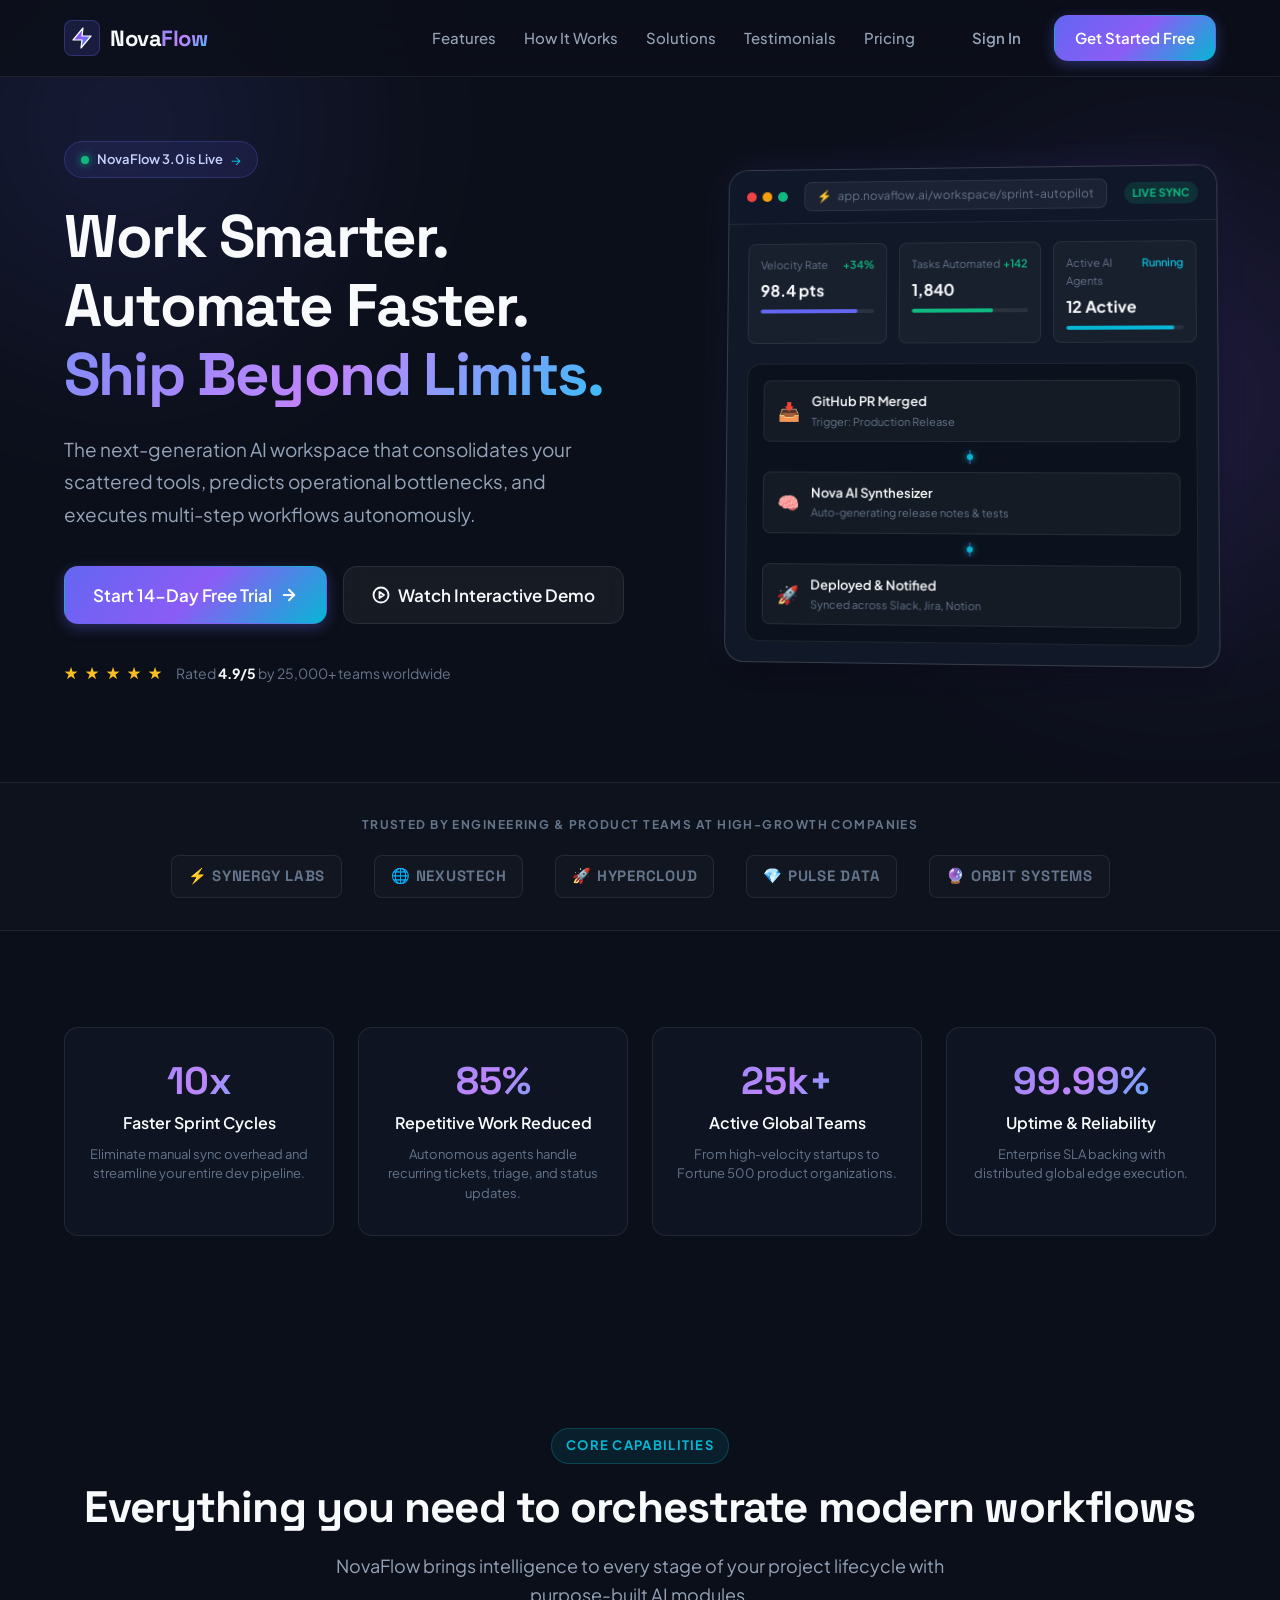
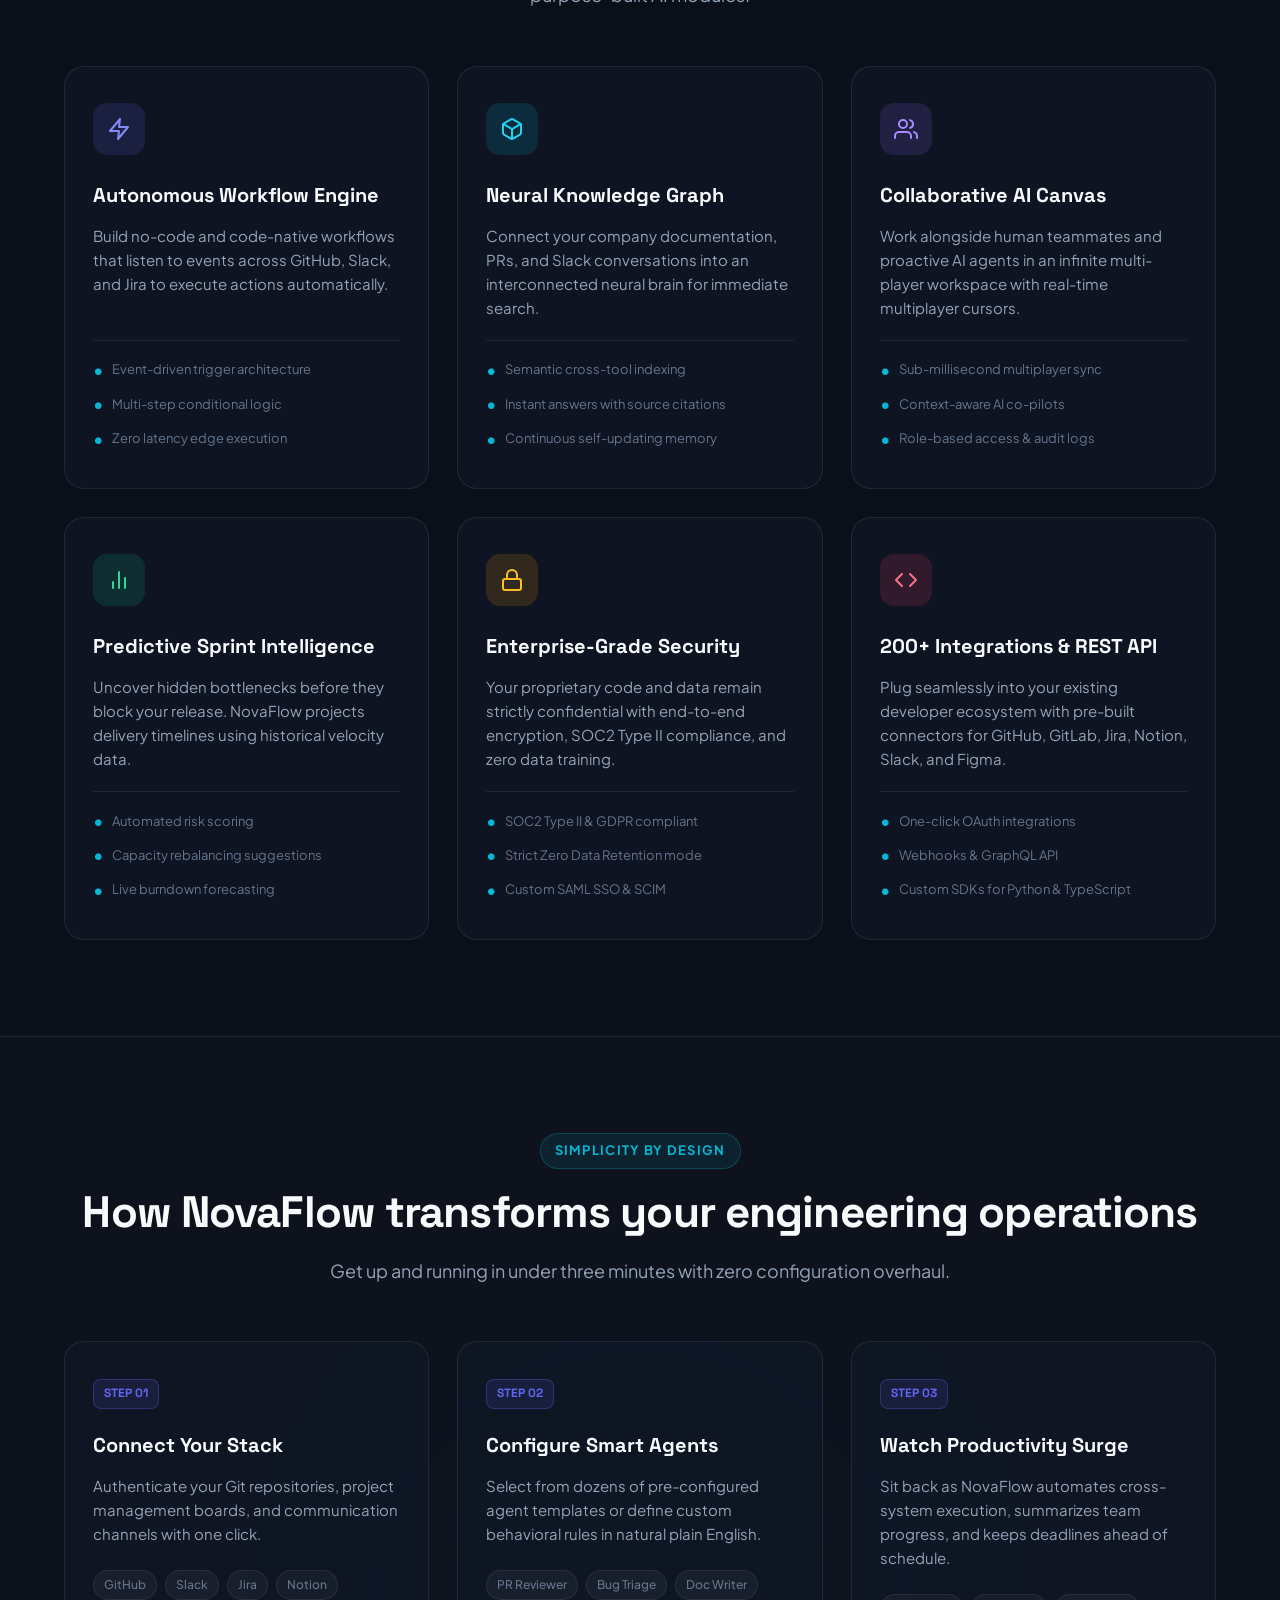
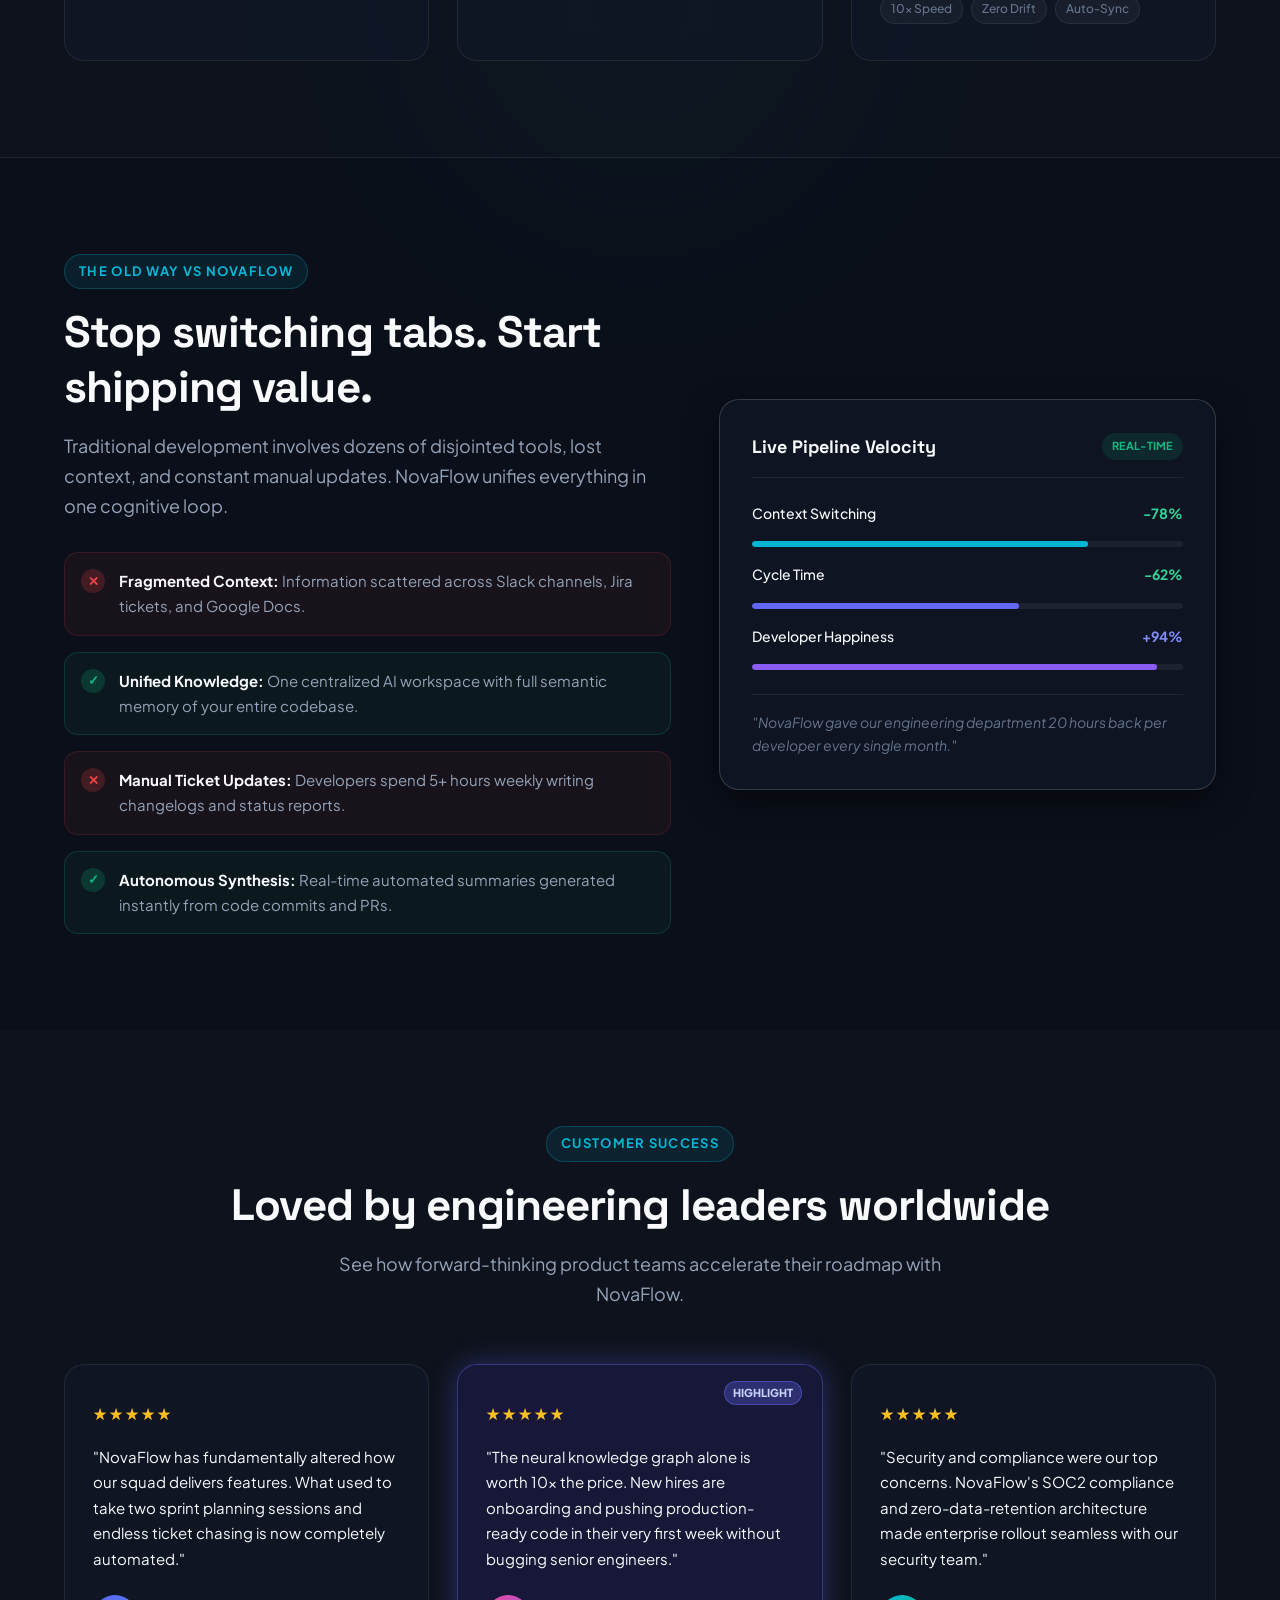
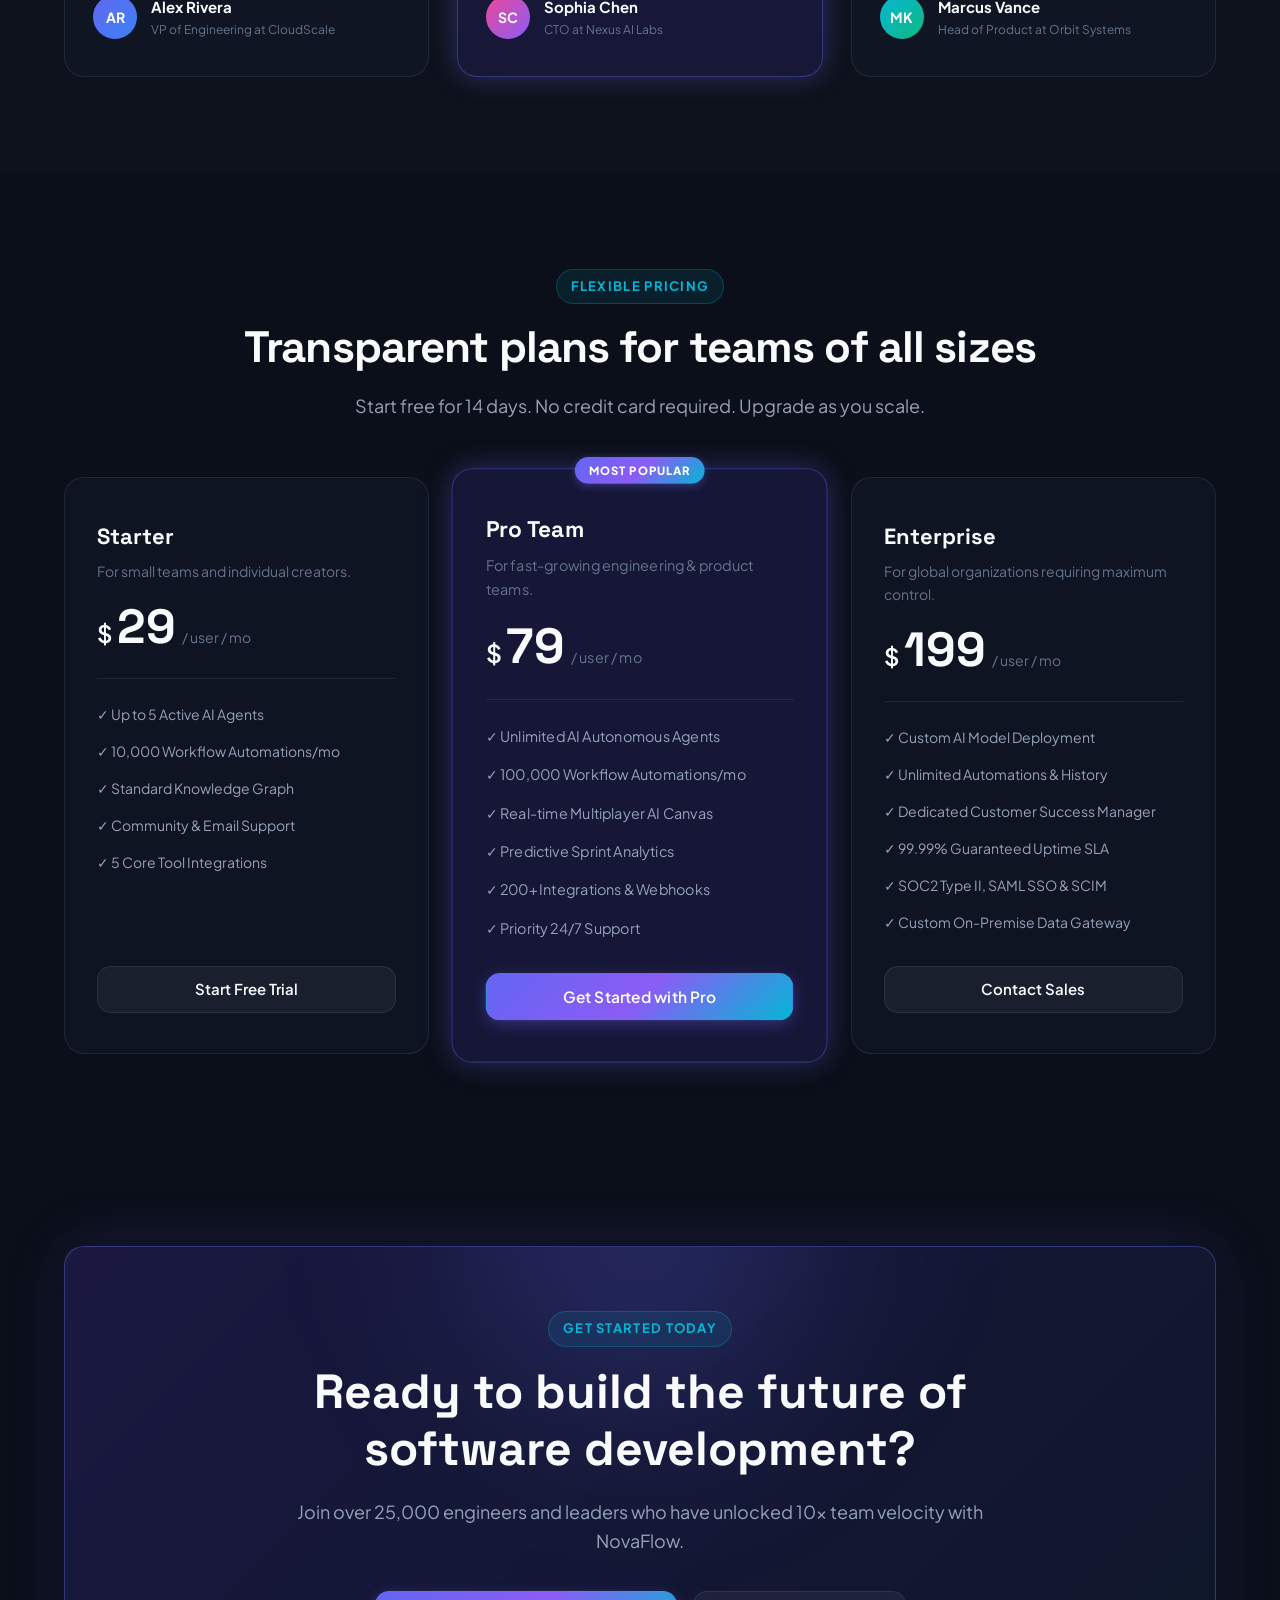
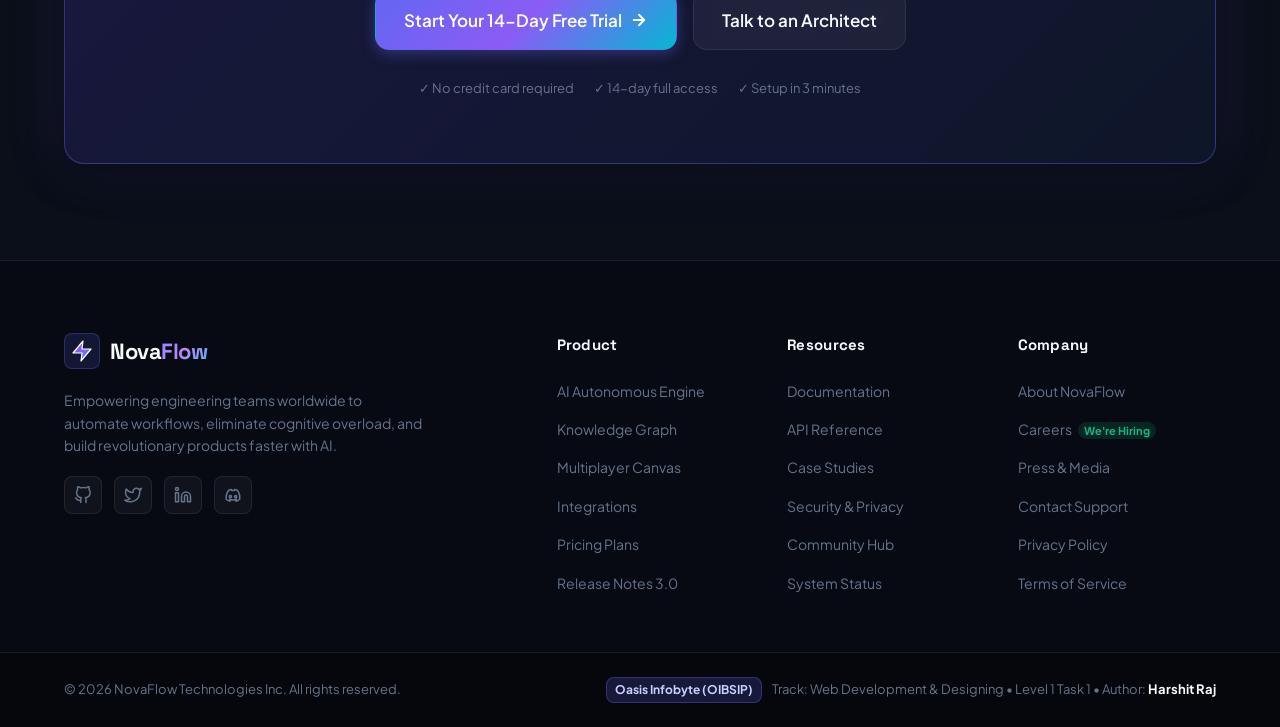
<file: WebDev-L1-LandingPage/index.html>
<!DOCTYPE html>
<html lang="en">
<head>
  <meta charset="UTF-8">
  <meta name="viewport" content="width=device-width, initial-scale=1.0">
  <meta http-equiv="X-UA-Compatible" content="ie=edge">
  <meta name="description" content="NovaFlow - The next-generation AI-powered productivity platform that automates workflows, unifies workspace intelligence, and accelerates team collaboration.">
  <meta name="keywords" content="AI productivity, workflow automation, SaaS landing page, task management, NovaFlow">
  <meta name="author" content="Harshit Raj">

  <title>NovaFlow — Next-Gen AI Productivity Platform</title>

  <!-- Google Fonts -->
  <link rel="preconnect" href="https://fonts.googleapis.com">
  <link rel="preconnect" href="https://fonts.gstatic.com" crossorigin>
  <link href="https://fonts.googleapis.com/css2?family=Plus+Jakarta+Sans:wght@300;400;500;600;700;800&family=Space+Grotesk:wght@500;700&display=swap" rel="stylesheet">

  <!-- Main Stylesheet -->
  <link rel="stylesheet" href="style.css">
</head>
<body>

  <!-- Background Ambient Glow Accents -->
  <div class="ambient-glow glow-top-left" aria-hidden="true"></div>
  <div class="ambient-glow glow-top-right" aria-hidden="true"></div>
  <div class="ambient-glow glow-center" aria-hidden="true"></div>

  <!-- Header & Navigation -->
  <header class="site-header" id="header">
    <div class="container header-container">
      <a href="#hero" class="brand-logo" aria-label="NovaFlow Homepage">
        <span class="logo-icon">
          <svg width="24" height="24" viewBox="0 0 24 24" fill="none" xmlns="http://www.w3.org/2000/svg">
            <path d="M13 2L3 14H12L11 22L21 10H12L13 2Z" fill="url(#logo-gradient)" stroke="#ffffff" stroke-width="1.2" stroke-linecap="round" stroke-linejoin="round"/>
            <defs>
              <linearGradient id="logo-gradient" x1="3" y1="2" x2="21" y2="22" gradientUnits="userSpaceOnUse">
                <stop stop-color="#6366F1"/>
                <stop offset="0.5" stop-color="#8B5CF6"/>
                <stop offset="1" stop-color="#06B6D4"/>
              </linearGradient>
            </defs>
          </svg>
        </span>
        <span class="logo-text">Nova<span class="gradient-text">Flow</span></span>
      </a>

      <!-- CSS-only mobile nav toggle checkbox -->
      <input type="checkbox" id="nav-toggle" class="nav-toggle-checkbox" aria-label="Toggle navigation menu">
      <label for="nav-toggle" class="nav-toggle-label" aria-hidden="true">
        <span class="hamburger-bar"></span>
        <span class="hamburger-bar"></span>
        <span class="hamburger-bar"></span>
      </label>

      <!-- Navigation Menu -->
      <nav class="nav-menu" aria-label="Main Navigation">
        <ul class="nav-list">
          <li class="nav-item"><a href="#features" class="nav-link">Features</a></li>
          <li class="nav-item"><a href="#how-it-works" class="nav-link">How It Works</a></li>
          <li class="nav-item"><a href="#solutions" class="nav-link">Solutions</a></li>
          <li class="nav-item"><a href="#testimonials" class="nav-link">Testimonials</a></li>
          <li class="nav-item"><a href="#pricing" class="nav-link">Pricing</a></li>
        </ul>

        <div class="nav-actions">
          <a href="#pricing" class="btn btn-ghost">Sign In</a>
          <a href="#cta" class="btn btn-primary btn-glow">Get Started Free</a>
        </div>
      </nav>
    </div>
  </header>

  <!-- Main Content Wrapper -->
  <main>
    
    <!-- Hero Section -->
    <section class="hero-section" id="hero">
      <div class="container hero-container">
        
        <!-- Hero Content Column -->
        <div class="hero-content">
          <div class="badge-pill">
            <span class="badge-dot"></span>
            <span class="badge-text">NovaFlow 3.0 is Live</span>
            <span class="badge-arrow">→</span>
          </div>

          <h1 class="hero-title">
            Work Smarter. <br>
            Automate Faster. <br>
            <span class="gradient-text">Ship Beyond Limits.</span>
          </h1>

          <p class="hero-subtitle">
            The next-generation AI workspace that consolidates your scattered tools, predicts operational bottlenecks, and executes multi-step workflows autonomously.
          </p>

          <div class="hero-cta-group">
            <a href="#cta" class="btn btn-primary btn-large btn-glow">
              <span>Start 14-Day Free Trial</span>
              <svg width="18" height="18" viewBox="0 0 24 24" fill="none" stroke="currentColor" stroke-width="2.5" stroke-linecap="round" stroke-linejoin="round">
                <line x1="5" y1="12" x2="19" y2="12"></line>
                <polyline points="12 5 19 12 12 19"></polyline>
              </svg>
            </a>
            <a href="#how-it-works" class="btn btn-secondary btn-large">
              <svg width="18" height="18" viewBox="0 0 24 24" fill="none" stroke="currentColor" stroke-width="2.5" stroke-linecap="round" stroke-linejoin="round">
                <circle cx="12" cy="12" r="10"></circle>
                <polygon points="10 8 16 12 10 16 10 8"></polygon>
              </svg>
              <span>Watch Interactive Demo</span>
            </a>
          </div>

          <div class="hero-trust">
            <div class="trust-stars">
              <span class="star">★</span>
              <span class="star">★</span>
              <span class="star">★</span>
              <span class="star">★</span>
              <span class="star">★</span>
            </div>
            <p class="trust-text">Rated <strong>4.9/5</strong> by 25,000+ teams worldwide</p>
          </div>
        </div>

        <!-- Hero Visual Mockup -->
        <div class="hero-visual">
          <div class="mockup-window">
            <div class="mockup-header">
              <div class="window-dots">
                <span class="dot dot-red"></span>
                <span class="dot dot-yellow"></span>
                <span class="dot dot-green"></span>
              </div>
              <div class="window-search-bar">
                <span class="search-icon">⚡</span>
                <span class="search-text">app.novaflow.ai/workspace/sprint-autopilot</span>
              </div>
              <div class="window-badge">Live Sync</div>
            </div>

            <div class="mockup-body">
              <!-- Top Metrics Row -->
              <div class="mockup-stats-grid">
                <div class="mini-stat-card">
                  <div class="stat-meta">
                    <span class="stat-label">Velocity Rate</span>
                    <span class="stat-growth">+34%</span>
                  </div>
                  <div class="stat-val">98.4 pts</div>
                  <div class="progress-bar"><div class="progress-fill fill-1"></div></div>
                </div>

                <div class="mini-stat-card">
                  <div class="stat-meta">
                    <span class="stat-label">Tasks Automated</span>
                    <span class="stat-growth">+142</span>
                  </div>
                  <div class="stat-val">1,840</div>
                  <div class="progress-bar"><div class="progress-fill fill-2"></div></div>
                </div>

                <div class="mini-stat-card">
                  <div class="stat-meta">
                    <span class="stat-label">Active AI Agents</span>
                    <span class="stat-status">Running</span>
                  </div>
                  <div class="stat-val">12 Active</div>
                  <div class="progress-bar"><div class="progress-fill fill-3"></div></div>
                </div>
              </div>

              <!-- Workflow Node Visualizer -->
              <div class="workflow-visualizer">
                <div class="workflow-node node-start">
                  <div class="node-icon">📥</div>
                  <div class="node-info">
                    <span class="node-title">GitHub PR Merged</span>
                    <span class="node-desc">Trigger: Production Release</span>
                  </div>
                </div>

                <div class="workflow-connector">
                  <div class="connector-line"></div>
                  <span class="connector-pulse"></span>
                </div>

                <div class="workflow-node node-ai">
                  <div class="node-icon">🧠</div>
                  <div class="node-info">
                    <span class="node-title">Nova AI Synthesizer</span>
                    <span class="node-desc">Auto-generating release notes & tests</span>
                  </div>
                </div>

                <div class="workflow-connector">
                  <div class="connector-line"></div>
                  <span class="connector-pulse"></span>
                </div>

                <div class="workflow-node node-done">
                  <div class="node-icon">🚀</div>
                  <div class="node-info">
                    <span class="node-title">Deployed & Notified</span>
                    <span class="node-desc">Synced across Slack, Jira, Notion</span>
                  </div>
                </div>
              </div>
            </div>
          </div>
        </div>

      </div>
    </section>

    <!-- Social Proof Logos Section -->
    <section class="partners-section" aria-label="Partner Companies">
      <div class="container">
        <p class="partners-intro">TRUSTED BY ENGINEERING & PRODUCT TEAMS AT HIGH-GROWTH COMPANIES</p>
        <div class="partners-grid">
          <div class="partner-badge">⚡ SYNERGY LABS</div>
          <div class="partner-badge">🌐 NEXUSTECH</div>
          <div class="partner-badge">🚀 HYPERCLOUD</div>
          <div class="partner-badge">💎 PULSE DATA</div>
          <div class="partner-badge">🔮 ORBIT SYSTEMS</div>
        </div>
      </div>
    </section>

    <!-- Key Statistics Section -->
    <section class="stats-section" id="stats">
      <div class="container">
        <div class="stats-grid">
          <div class="stat-box">
            <div class="stat-number">10x</div>
            <div class="stat-title">Faster Sprint Cycles</div>
            <div class="stat-description">Eliminate manual sync overhead and streamline your entire dev pipeline.</div>
          </div>

          <div class="stat-box">
            <div class="stat-number">85%</div>
            <div class="stat-title">Repetitive Work Reduced</div>
            <div class="stat-description">Autonomous agents handle recurring tickets, triage, and status updates.</div>
          </div>

          <div class="stat-box">
            <div class="stat-number">25k+</div>
            <div class="stat-title">Active Global Teams</div>
            <div class="stat-description">From high-velocity startups to Fortune 500 product organizations.</div>
          </div>

          <div class="stat-box">
            <div class="stat-number">99.99%</div>
            <div class="stat-title">Uptime & Reliability</div>
            <div class="stat-description">Enterprise SLA backing with distributed global edge execution.</div>
          </div>
        </div>
      </div>
    </section>

    <!-- Features Section -->
    <section class="features-section" id="features">
      <div class="container">
        <div class="section-header text-center">
          <div class="section-tag">CORE CAPABILITIES</div>
          <h2 class="section-title">Everything you need to orchestrate modern workflows</h2>
          <p class="section-subtitle">
            NovaFlow brings intelligence to every stage of your project lifecycle with purpose-built AI modules.
          </p>
        </div>

        <div class="features-grid">
          
          <!-- Feature 1 -->
          <article class="feature-card">
            <div class="feature-icon-wrapper icon-indigo">
              <svg width="24" height="24" viewBox="0 0 24 24" fill="none" stroke="currentColor" stroke-width="2" stroke-linecap="round" stroke-linejoin="round">
                <polygon points="13 2 3 14 12 14 11 22 21 10 12 10 13 2"></polygon>
              </svg>
            </div>
            <h3 class="feature-title">Autonomous Workflow Engine</h3>
            <p class="feature-description">
              Build no-code and code-native workflows that listen to events across GitHub, Slack, and Jira to execute actions automatically.
            </p>
            <ul class="feature-bullets">
              <li>Event-driven trigger architecture</li>
              <li>Multi-step conditional logic</li>
              <li>Zero latency edge execution</li>
            </ul>
          </article>

          <!-- Feature 2 -->
          <article class="feature-card">
            <div class="feature-icon-wrapper icon-cyan">
              <svg width="24" height="24" viewBox="0 0 24 24" fill="none" stroke="currentColor" stroke-width="2" stroke-linecap="round" stroke-linejoin="round">
                <path d="M21 16V8a2 2 0 0 0-1-1.73l-7-4a2 2 0 0 0-2 0l-7 4A2 2 0 0 0 3 8v8a2 2 0 0 0 1 1.73l7 4a2 2 0 0 0 2 0l7-4A2 2 0 0 0 21 16z"></path>
                <polyline points="3.27 6.96 12 12.01 20.73 6.96"></polyline>
                <line x1="12" y1="22.08" x2="12" y2="12"></line>
              </svg>
            </div>
            <h3 class="feature-title">Neural Knowledge Graph</h3>
            <p class="feature-description">
              Connect your company documentation, PRs, and Slack conversations into an interconnected neural brain for immediate search.
            </p>
            <ul class="feature-bullets">
              <li>Semantic cross-tool indexing</li>
              <li>Instant answers with source citations</li>
              <li>Continuous self-updating memory</li>
            </ul>
          </article>

          <!-- Feature 3 -->
          <article class="feature-card">
            <div class="feature-icon-wrapper icon-violet">
              <svg width="24" height="24" viewBox="0 0 24 24" fill="none" stroke="currentColor" stroke-width="2" stroke-linecap="round" stroke-linejoin="round">
                <path d="M17 21v-2a4 4 0 0 0-4-4H5a4 4 0 0 0-4 4v2"></path>
                <circle cx="9" cy="7" r="4"></circle>
                <path d="M23 21v-2a4 4 0 0 0-3-3.87"></path>
                <path d="M16 3.13a4 4 0 0 1 0 7.75"></path>
              </svg>
            </div>
            <h3 class="feature-title">Collaborative AI Canvas</h3>
            <p class="feature-description">
              Work alongside human teammates and proactive AI agents in an infinite multi-player workspace with real-time multiplayer cursors.
            </p>
            <ul class="feature-bullets">
              <li>Sub-millisecond multiplayer sync</li>
              <li>Context-aware AI co-pilots</li>
              <li>Role-based access & audit logs</li>
            </ul>
          </article>

          <!-- Feature 4 -->
          <article class="feature-card">
            <div class="feature-icon-wrapper icon-emerald">
              <svg width="24" height="24" viewBox="0 0 24 24" fill="none" stroke="currentColor" stroke-width="2" stroke-linecap="round" stroke-linejoin="round">
                <line x1="18" y1="20" x2="18" y2="10"></line>
                <line x1="12" y1="20" x2="12" y2="4"></line>
                <line x1="6" y1="20" x2="6" y2="14"></line>
              </svg>
            </div>
            <h3 class="feature-title">Predictive Sprint Intelligence</h3>
            <p class="feature-description">
              Uncover hidden bottlenecks before they block your release. NovaFlow projects delivery timelines using historical velocity data.
            </p>
            <ul class="feature-bullets">
              <li>Automated risk scoring</li>
              <li>Capacity rebalancing suggestions</li>
              <li>Live burndown forecasting</li>
            </ul>
          </article>

          <!-- Feature 5 -->
          <article class="feature-card">
            <div class="feature-icon-wrapper icon-amber">
              <svg width="24" height="24" viewBox="0 0 24 24" fill="none" stroke="currentColor" stroke-width="2" stroke-linecap="round" stroke-linejoin="round">
                <rect x="3" y="11" width="18" height="11" rx="2" ry="2"></rect>
                <path d="M7 11V7a5 5 0 0 1 10 0v4"></path>
              </svg>
            </div>
            <h3 class="feature-title">Enterprise-Grade Security</h3>
            <p class="feature-description">
              Your proprietary code and data remain strictly confidential with end-to-end encryption, SOC2 Type II compliance, and zero data training.
            </p>
            <ul class="feature-bullets">
              <li>SOC2 Type II & GDPR compliant</li>
              <li>Strict Zero Data Retention mode</li>
              <li>Custom SAML SSO & SCIM</li>
            </ul>
          </article>

          <!-- Feature 6 -->
          <article class="feature-card">
            <div class="feature-icon-wrapper icon-rose">
              <svg width="24" height="24" viewBox="0 0 24 24" fill="none" stroke="currentColor" stroke-width="2" stroke-linecap="round" stroke-linejoin="round">
                <polyline points="16 18 22 12 16 6"></polyline>
                <polyline points="8 6 2 12 8 18"></polyline>
              </svg>
            </div>
            <h3 class="feature-title">200+ Integrations & REST API</h3>
            <p class="feature-description">
              Plug seamlessly into your existing developer ecosystem with pre-built connectors for GitHub, GitLab, Jira, Notion, Slack, and Figma.
            </p>
            <ul class="feature-bullets">
              <li>One-click OAuth integrations</li>
              <li>Webhooks & GraphQL API</li>
              <li>Custom SDKs for Python & TypeScript</li>
            </ul>
          </article>

        </div>
      </div>
    </section>

    <!-- How It Works / About Section -->
    <section class="how-it-works-section" id="how-it-works">
      <div class="container">
        <div class="section-header text-center">
          <div class="section-tag">SIMPLICITY BY DESIGN</div>
          <h2 class="section-title">How NovaFlow transforms your engineering operations</h2>
          <p class="section-subtitle">
            Get up and running in under three minutes with zero configuration overhaul.
          </p>
        </div>

        <div class="steps-grid">
          
          <div class="step-card">
            <div class="step-badge">STEP 01</div>
            <h3 class="step-title">Connect Your Stack</h3>
            <p class="step-text">
              Authenticate your Git repositories, project management boards, and communication channels with one click.
            </p>
            <div class="step-tags">
              <span class="tag">GitHub</span>
              <span class="tag">Slack</span>
              <span class="tag">Jira</span>
              <span class="tag">Notion</span>
            </div>
          </div>

          <div class="step-card">
            <div class="step-badge">STEP 02</div>
            <h3 class="step-title">Configure Smart Agents</h3>
            <p class="step-text">
              Select from dozens of pre-configured agent templates or define custom behavioral rules in natural plain English.
            </p>
            <div class="step-tags">
              <span class="tag">PR Reviewer</span>
              <span class="tag">Bug Triage</span>
              <span class="tag">Doc Writer</span>
            </div>
          </div>

          <div class="step-card">
            <div class="step-badge">STEP 03</div>
            <h3 class="step-title">Watch Productivity Surge</h3>
            <p class="step-text">
              Sit back as NovaFlow automates cross-system execution, summarizes team progress, and keeps deadlines ahead of schedule.
            </p>
            <div class="step-tags">
              <span class="tag">10x Speed</span>
              <span class="tag">Zero Drift</span>
              <span class="tag">Auto-Sync</span>
            </div>
          </div>

        </div>
      </div>
    </section>

    <!-- Solutions / Comparison Section -->
    <section class="solutions-section" id="solutions">
      <div class="container">
        <div class="solutions-wrapper">
          <div class="solutions-content">
            <div class="section-tag">THE OLD WAY VS NOVAFLOW</div>
            <h2 class="section-title">Stop switching tabs. Start shipping value.</h2>
            <p class="section-subtitle">
              Traditional development involves dozens of disjointed tools, lost context, and constant manual updates. NovaFlow unifies everything in one cognitive loop.
            </p>

            <div class="comparison-list">
              <div class="comparison-item item-old">
                <span class="comp-icon">✕</span>
                <div class="comp-text">
                  <strong>Fragmented Context:</strong> Information scattered across Slack channels, Jira tickets, and Google Docs.
                </div>
              </div>
              <div class="comparison-item item-new">
                <span class="comp-icon">✓</span>
                <div class="comp-text">
                  <strong>Unified Knowledge:</strong> One centralized AI workspace with full semantic memory of your entire codebase.
                </div>
              </div>
              <div class="comparison-item item-old">
                <span class="comp-icon">✕</span>
                <div class="comp-text">
                  <strong>Manual Ticket Updates:</strong> Developers spend 5+ hours weekly writing changelogs and status reports.
                </div>
              </div>
              <div class="comparison-item item-new">
                <span class="comp-icon">✓</span>
                <div class="comp-text">
                  <strong>Autonomous Synthesis:</strong> Real-time automated summaries generated instantly from code commits and PRs.
                </div>
              </div>
            </div>
          </div>

          <div class="solutions-card-preview">
            <div class="preview-glass-card">
              <div class="preview-header">
                <span class="preview-title">Live Pipeline Velocity</span>
                <span class="preview-tag">Real-Time</span>
              </div>
              <div class="preview-metrics">
                <div class="metric-row">
                  <span>Context Switching</span>
                  <span class="metric-down">-78%</span>
                </div>
                <div class="metric-bar"><div class="bar-fill bar-cyan"></div></div>

                <div class="metric-row">
                  <span>Cycle Time</span>
                  <span class="metric-down">-62%</span>
                </div>
                <div class="metric-bar"><div class="bar-fill bar-indigo"></div></div>

                <div class="metric-row">
                  <span>Developer Happiness</span>
                  <span class="metric-up">+94%</span>
                </div>
                <div class="metric-bar"><div class="bar-fill bar-violet"></div></div>
              </div>
              <div class="preview-quote">
                "NovaFlow gave our engineering department 20 hours back per developer every single month."
              </div>
            </div>
          </div>
        </div>
      </div>
    </section>

    <!-- Testimonials Section -->
    <section class="testimonials-section" id="testimonials">
      <div class="container">
        <div class="section-header text-center">
          <div class="section-tag">CUSTOMER SUCCESS</div>
          <h2 class="section-title">Loved by engineering leaders worldwide</h2>
          <p class="section-subtitle">
            See how forward-thinking product teams accelerate their roadmap with NovaFlow.
          </p>
        </div>

        <div class="testimonials-grid">
          
          <!-- Testimonial 1 -->
          <article class="testimonial-card">
            <div class="testimonial-stars">★★★★★</div>
            <p class="testimonial-quote">
              "NovaFlow has fundamentally altered how our squad delivers features. What used to take two sprint planning sessions and endless ticket chasing is now completely automated."
            </p>
            <div class="testimonial-author">
              <div class="author-avatar avatar-1">AR</div>
              <div class="author-details">
                <h4 class="author-name">Alex Rivera</h4>
                <p class="author-role">VP of Engineering at CloudScale</p>
              </div>
            </div>
          </article>

          <!-- Testimonial 2 -->
          <article class="testimonial-card featured-testimonial">
            <div class="featured-badge">HIGHLIGHT</div>
            <div class="testimonial-stars">★★★★★</div>
            <p class="testimonial-quote">
              "The neural knowledge graph alone is worth 10x the price. New hires are onboarding and pushing production-ready code in their very first week without bugging senior engineers."
            </p>
            <div class="testimonial-author">
              <div class="author-avatar avatar-2">SC</div>
              <div class="author-details">
                <h4 class="author-name">Sophia Chen</h4>
                <p class="author-role">CTO at Nexus AI Labs</p>
              </div>
            </div>
          </article>

          <!-- Testimonial 3 -->
          <article class="testimonial-card">
            <div class="testimonial-stars">★★★★★</div>
            <p class="testimonial-quote">
              "Security and compliance were our top concerns. NovaFlow's SOC2 compliance and zero-data-retention architecture made enterprise rollout seamless with our security team."
            </p>
            <div class="testimonial-author">
              <div class="author-avatar avatar-3">MK</div>
              <div class="author-details">
                <h4 class="author-name">Marcus Vance</h4>
                <p class="author-role">Head of Product at Orbit Systems</p>
              </div>
            </div>
          </article>

        </div>
      </div>
    </section>

    <!-- Pricing Preview Section -->
    <section class="pricing-section" id="pricing">
      <div class="container">
        <div class="section-header text-center">
          <div class="section-tag">FLEXIBLE PRICING</div>
          <h2 class="section-title">Transparent plans for teams of all sizes</h2>
          <p class="section-subtitle">
            Start free for 14 days. No credit card required. Upgrade as you scale.
          </p>
        </div>

        <div class="pricing-grid">
          
          <!-- Starter Plan -->
          <div class="pricing-card">
            <div class="pricing-header">
              <h3 class="plan-name">Starter</h3>
              <p class="plan-desc">For small teams and individual creators.</p>
              <div class="plan-price">
                <span class="currency">$</span><span class="amount">29</span><span class="period">/ user / mo</span>
              </div>
            </div>
            <ul class="plan-features">
              <li>✓ Up to 5 Active AI Agents</li>
              <li>✓ 10,000 Workflow Automations/mo</li>
              <li>✓ Standard Knowledge Graph</li>
              <li>✓ Community & Email Support</li>
              <li>✓ 5 Core Tool Integrations</li>
            </ul>
            <a href="#cta" class="btn btn-secondary btn-block">Start Free Trial</a>
          </div>

          <!-- Pro Plan (Featured) -->
          <div class="pricing-card popular-plan">
            <div class="popular-tag">MOST POPULAR</div>
            <div class="pricing-header">
              <h3 class="plan-name">Pro Team</h3>
              <p class="plan-desc">For fast-growing engineering & product teams.</p>
              <div class="plan-price">
                <span class="currency">$</span><span class="amount">79</span><span class="period">/ user / mo</span>
              </div>
            </div>
            <ul class="plan-features">
              <li>✓ Unlimited AI Autonomous Agents</li>
              <li>✓ 100,000 Workflow Automations/mo</li>
              <li>✓ Real-time Multiplayer AI Canvas</li>
              <li>✓ Predictive Sprint Analytics</li>
              <li>✓ 200+ Integrations & Webhooks</li>
              <li>✓ Priority 24/7 Support</li>
            </ul>
            <a href="#cta" class="btn btn-primary btn-glow btn-block">Get Started with Pro</a>
          </div>

          <!-- Enterprise Plan -->
          <div class="pricing-card">
            <div class="pricing-header">
              <h3 class="plan-name">Enterprise</h3>
              <p class="plan-desc">For global organizations requiring maximum control.</p>
              <div class="plan-price">
                <span class="currency">$</span><span class="amount">199</span><span class="period">/ user / mo</span>
              </div>
            </div>
            <ul class="plan-features">
              <li>✓ Custom AI Model Deployment</li>
              <li>✓ Unlimited Automations & History</li>
              <li>✓ Dedicated Customer Success Manager</li>
              <li>✓ 99.99% Guaranteed Uptime SLA</li>
              <li>✓ SOC2 Type II, SAML SSO & SCIM</li>
              <li>✓ Custom On-Premise Data Gateway</li>
            </ul>
            <a href="#cta" class="btn btn-secondary btn-block">Contact Sales</a>
          </div>

        </div>
      </div>
    </section>

    <!-- Final Call to Action Section -->
    <section class="cta-section" id="cta">
      <div class="container">
        <div class="cta-card">
          <div class="cta-glow-effect" aria-hidden="true"></div>
          <div class="cta-content">
            <div class="section-tag">GET STARTED TODAY</div>
            <h2 class="cta-title">Ready to build the future of software development?</h2>
            <p class="cta-subtitle">
              Join over 25,000 engineers and leaders who have unlocked 10x team velocity with NovaFlow.
            </p>
            
            <div class="cta-actions">
              <a href="#hero" class="btn btn-primary btn-large btn-glow">
                <span>Start Your 14-Day Free Trial</span>
                <svg width="18" height="18" viewBox="0 0 24 24" fill="none" stroke="currentColor" stroke-width="2.5" stroke-linecap="round" stroke-linejoin="round">
                  <line x1="5" y1="12" x2="19" y2="12"></line>
                  <polyline points="12 5 19 12 12 19"></polyline>
                </svg>
              </a>
              <a href="#pricing" class="btn btn-secondary btn-large">Talk to an Architect</a>
            </div>

            <div class="cta-guarantees">
              <span class="guarantee-item">✓ No credit card required</span>
              <span class="guarantee-item">✓ 14-day full access</span>
              <span class="guarantee-item">✓ Setup in 3 minutes</span>
            </div>
          </div>
        </div>
      </div>
    </section>

  </main>

  <!-- Footer Section -->
  <footer class="site-footer" id="footer">
    <div class="container footer-container">
      
      <div class="footer-brand-column">
        <a href="#hero" class="brand-logo" aria-label="NovaFlow Homepage">
          <span class="logo-icon">
            <svg width="24" height="24" viewBox="0 0 24 24" fill="none" xmlns="http://www.w3.org/2000/svg">
              <path d="M13 2L3 14H12L11 22L21 10H12L13 2Z" fill="url(#footer-logo-gradient)" stroke="#ffffff" stroke-width="1.2" stroke-linecap="round" stroke-linejoin="round"/>
              <defs>
                <linearGradient id="footer-logo-gradient" x1="3" y1="2" x2="21" y2="22" gradientUnits="userSpaceOnUse">
                  <stop stop-color="#6366F1"/>
                  <stop offset="0.5" stop-color="#8B5CF6"/>
                  <stop offset="1" stop-color="#06B6D4"/>
                </linearGradient>
              </defs>
            </svg>
          </span>
          <span class="logo-text">Nova<span class="gradient-text">Flow</span></span>
        </a>
        <p class="footer-mission">
          Empowering engineering teams worldwide to automate workflows, eliminate cognitive overload, and build revolutionary products faster with AI.
        </p>
        
        <!-- Social Icons -->
        <div class="social-links" aria-label="Social Media Links">
          <a href="https://github.com/harshitraj7304" target="_blank" rel="noopener noreferrer" class="social-btn" aria-label="GitHub Profile">
            <svg width="18" height="18" viewBox="0 0 24 24" fill="none" stroke="currentColor" stroke-width="2" stroke-linecap="round" stroke-linejoin="round">
              <path d="M9 19c-5 1.5-5-2.5-7-3m14 6v-3.87a3.37 3.37 0 0 0-.94-2.61c3.14-.35 6.44-1.54 6.44-7A5.44 5.44 0 0 0 20 4.77 5.07 5.07 0 0 0 19.91 1S18.73.65 16 2.48a13.38 13.38 0 0 0-7 0C6.27.65 5.09 1 5.09 1A5.07 5.07 0 0 0 5 4.77a5.44 5.44 0 0 0-1.5 3.78c0 5.42 3.3 6.61 6.44 7A3.37 3.37 0 0 0 9 18.13V22"></path>
            </svg>
          </a>
          <a href="https://twitter.com" target="_blank" rel="noopener noreferrer" class="social-btn" aria-label="Twitter X">
            <svg width="18" height="18" viewBox="0 0 24 24" fill="none" stroke="currentColor" stroke-width="2" stroke-linecap="round" stroke-linejoin="round">
              <path d="M23 3a10.9 10.9 0 0 1-3.14 1.53 4.48 4.48 0 0 0-7.86 3v1A10.66 10.66 0 0 1 3 4s-4 9 5 13a11.64 11.64 0 0 1-7 2c9 5 20 0 20-11.5a4.5 4.5 0 0 0-.08-.83A7.72 7.72 0 0 0 23 3z"></path>
            </svg>
          </a>
          <a href="https://www.linkedin.com/in/harshit-raj-35a657229" target="_blank" rel="noopener noreferrer" class="social-btn" aria-label="LinkedIn Profile">
            <svg width="18" height="18" viewBox="0 0 24 24" fill="none" stroke="currentColor" stroke-width="2" stroke-linecap="round" stroke-linejoin="round">
              <path d="M16 8a6 6 0 0 1 6 6v7h-4v-7a2 2 0 0 0-2-2 2 2 0 0 0-2 2v7h-4v-7a6 6 0 0 1 6-6z"></path>
              <rect x="2" y="9" width="4" height="12"></rect>
              <circle cx="4" cy="4" r="2"></circle>
            </svg>
          </a>
          <a href="https://discord.com" target="_blank" rel="noopener noreferrer" class="social-btn" aria-label="Discord">
            <svg width="18" height="18" viewBox="0 0 24 24" fill="none" stroke="currentColor" stroke-width="2" stroke-linecap="round" stroke-linejoin="round">
              <path d="M18 6h0a14.5 14.5 0 0 0-4-1.2 9.5 9.5 0 0 0-.4 1.2 13 13 0 0 0-3.2 0 9.5 9.5 0 0 0-.4-1.2A14.5 14.5 0 0 0 6 6a15.8 15.8 0 0 0-2.8 12 14.8 14.8 0 0 0 4.6 2.3c.4-.5.7-1 1-1.6a9.4 9.4 0 0 1-1.5-.7c.1-.1.2-.2.3-.3a10.6 10.6 0 0 0 8.8 0c.1.1.2.2.3.3a9.4 9.4 0 0 1-1.5.7c.3.6.6 1.1 1 1.6a14.8 14.8 0 0 0 4.6-2.3A15.8 15.8 0 0 0 18 6ZM8.5 15.5c-.8 0-1.5-.7-1.5-1.5s.7-1.5 1.5-1.5 1.5.7 1.5 1.5-.7 1.5-1.5 1.5Zm7 0c-.8 0-1.5-.7-1.5-1.5s.7-1.5 1.5-1.5 1.5.7 1.5 1.5-.7 1.5-1.5 1.5Z"></path>
            </svg>
          </a>
        </div>
      </div>

      <!-- Navigation Columns -->
      <div class="footer-links-group">
        <div class="footer-column">
          <h4 class="footer-column-heading">Product</h4>
          <ul class="footer-nav-list">
            <li><a href="#features">AI Autonomous Engine</a></li>
            <li><a href="#features">Knowledge Graph</a></li>
            <li><a href="#features">Multiplayer Canvas</a></li>
            <li><a href="#solutions">Integrations</a></li>
            <li><a href="#pricing">Pricing Plans</a></li>
            <li><a href="#hero">Release Notes 3.0</a></li>
          </ul>
        </div>

        <div class="footer-column">
          <h4 class="footer-column-heading">Resources</h4>
          <ul class="footer-nav-list">
            <li><a href="#how-it-works">Documentation</a></li>
            <li><a href="#how-it-works">API Reference</a></li>
            <li><a href="#testimonials">Case Studies</a></li>
            <li><a href="#features">Security & Privacy</a></li>
            <li><a href="#hero">Community Hub</a></li>
            <li><a href="#stats">System Status</a></li>
          </ul>
        </div>

        <div class="footer-column">
          <h4 class="footer-column-heading">Company</h4>
          <ul class="footer-nav-list">
            <li><a href="#hero">About NovaFlow</a></li>
            <li><a href="#hero">Careers <span class="hiring-badge">We're Hiring</span></a></li>
            <li><a href="#hero">Press & Media</a></li>
            <li><a href="#footer">Contact Support</a></li>
            <li><a href="#footer">Privacy Policy</a></li>
            <li><a href="#footer">Terms of Service</a></li>
          </ul>
        </div>
      </div>

    </div>

    <!-- Bottom Bar / Credits -->
    <div class="footer-bottom-bar">
      <div class="container footer-bottom-container">
        <p class="copyright-text">
          &copy; 2026 NovaFlow Technologies Inc. All rights reserved.
        </p>
        
        <!-- Internship Submission Tag -->
        <div class="internship-credit">
          <span class="credit-pill">Oasis Infobyte (OIBSIP)</span>
          <span class="credit-details">Track: Web Development & Designing • Level 1 Task 1 • Author: <strong>Harshit Raj</strong></span>
        </div>
      </div>
    </div>
  </footer>

</body>
</html>
</file>
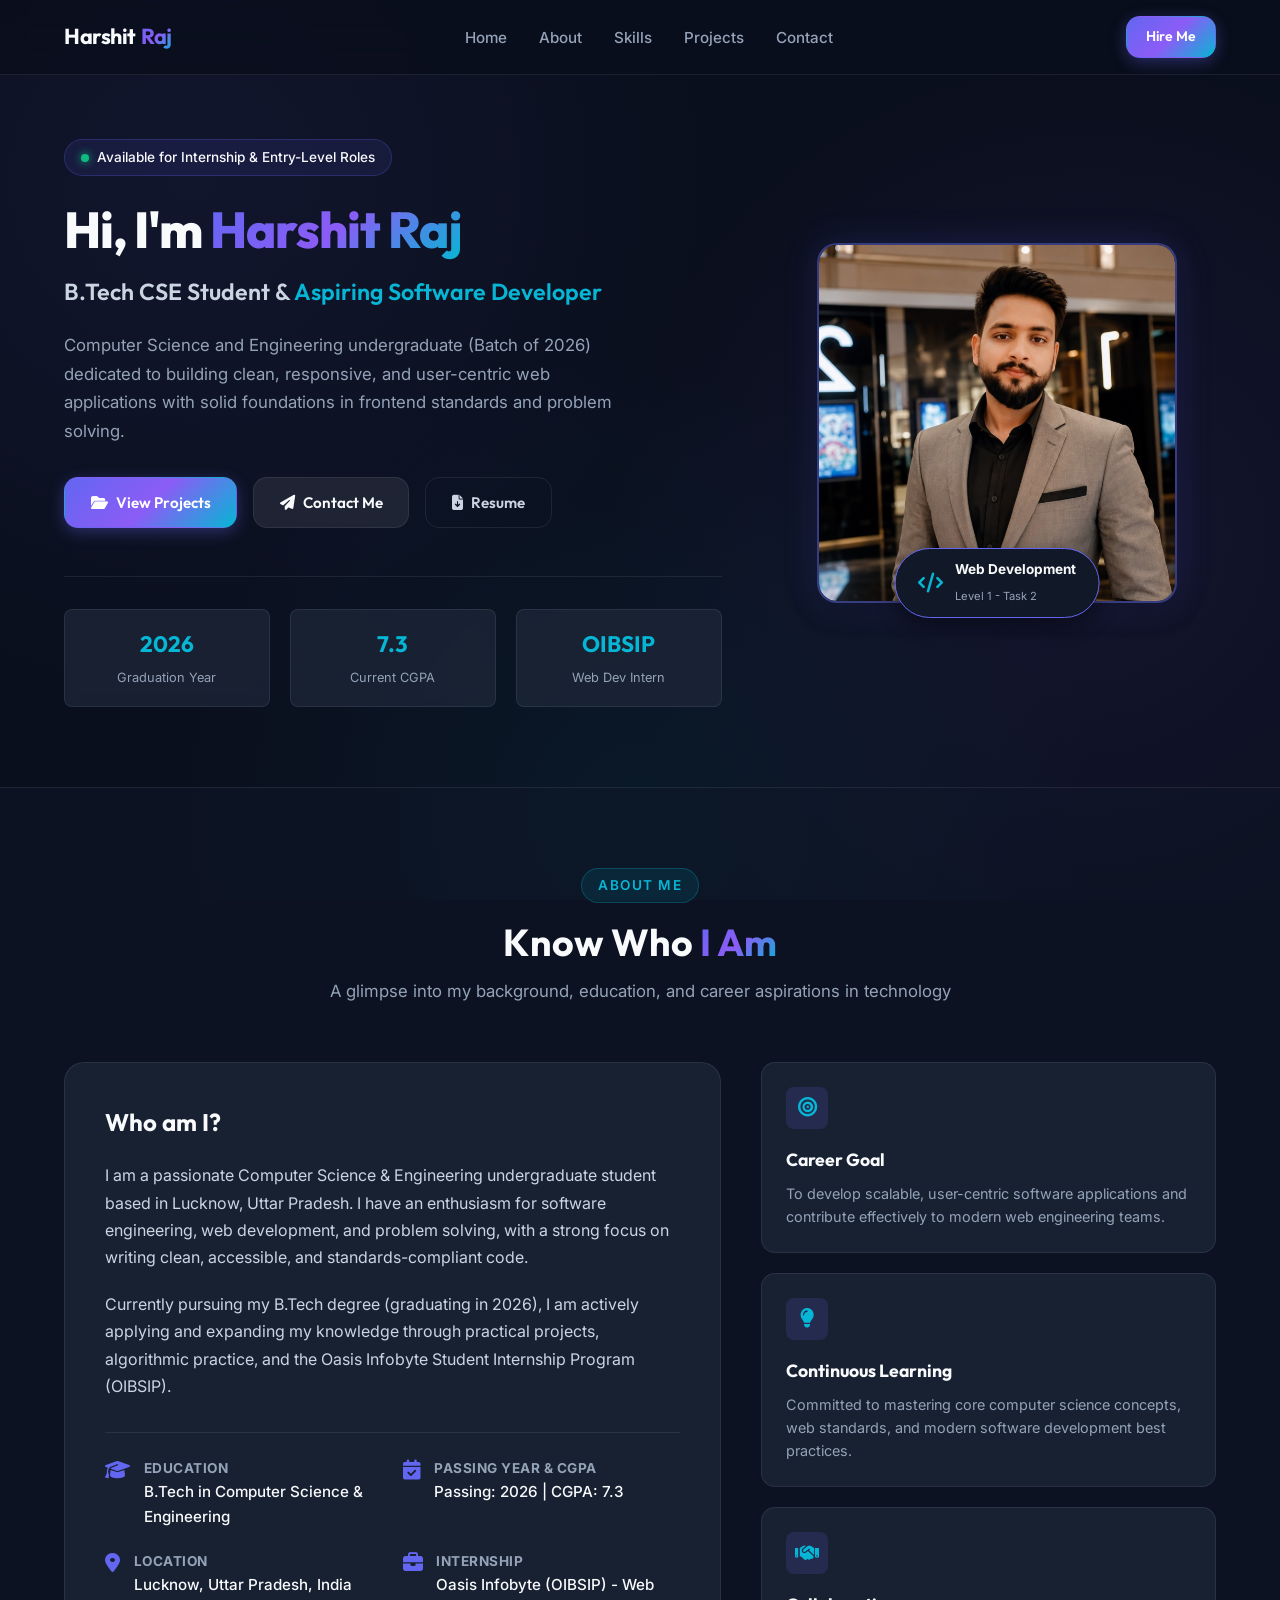
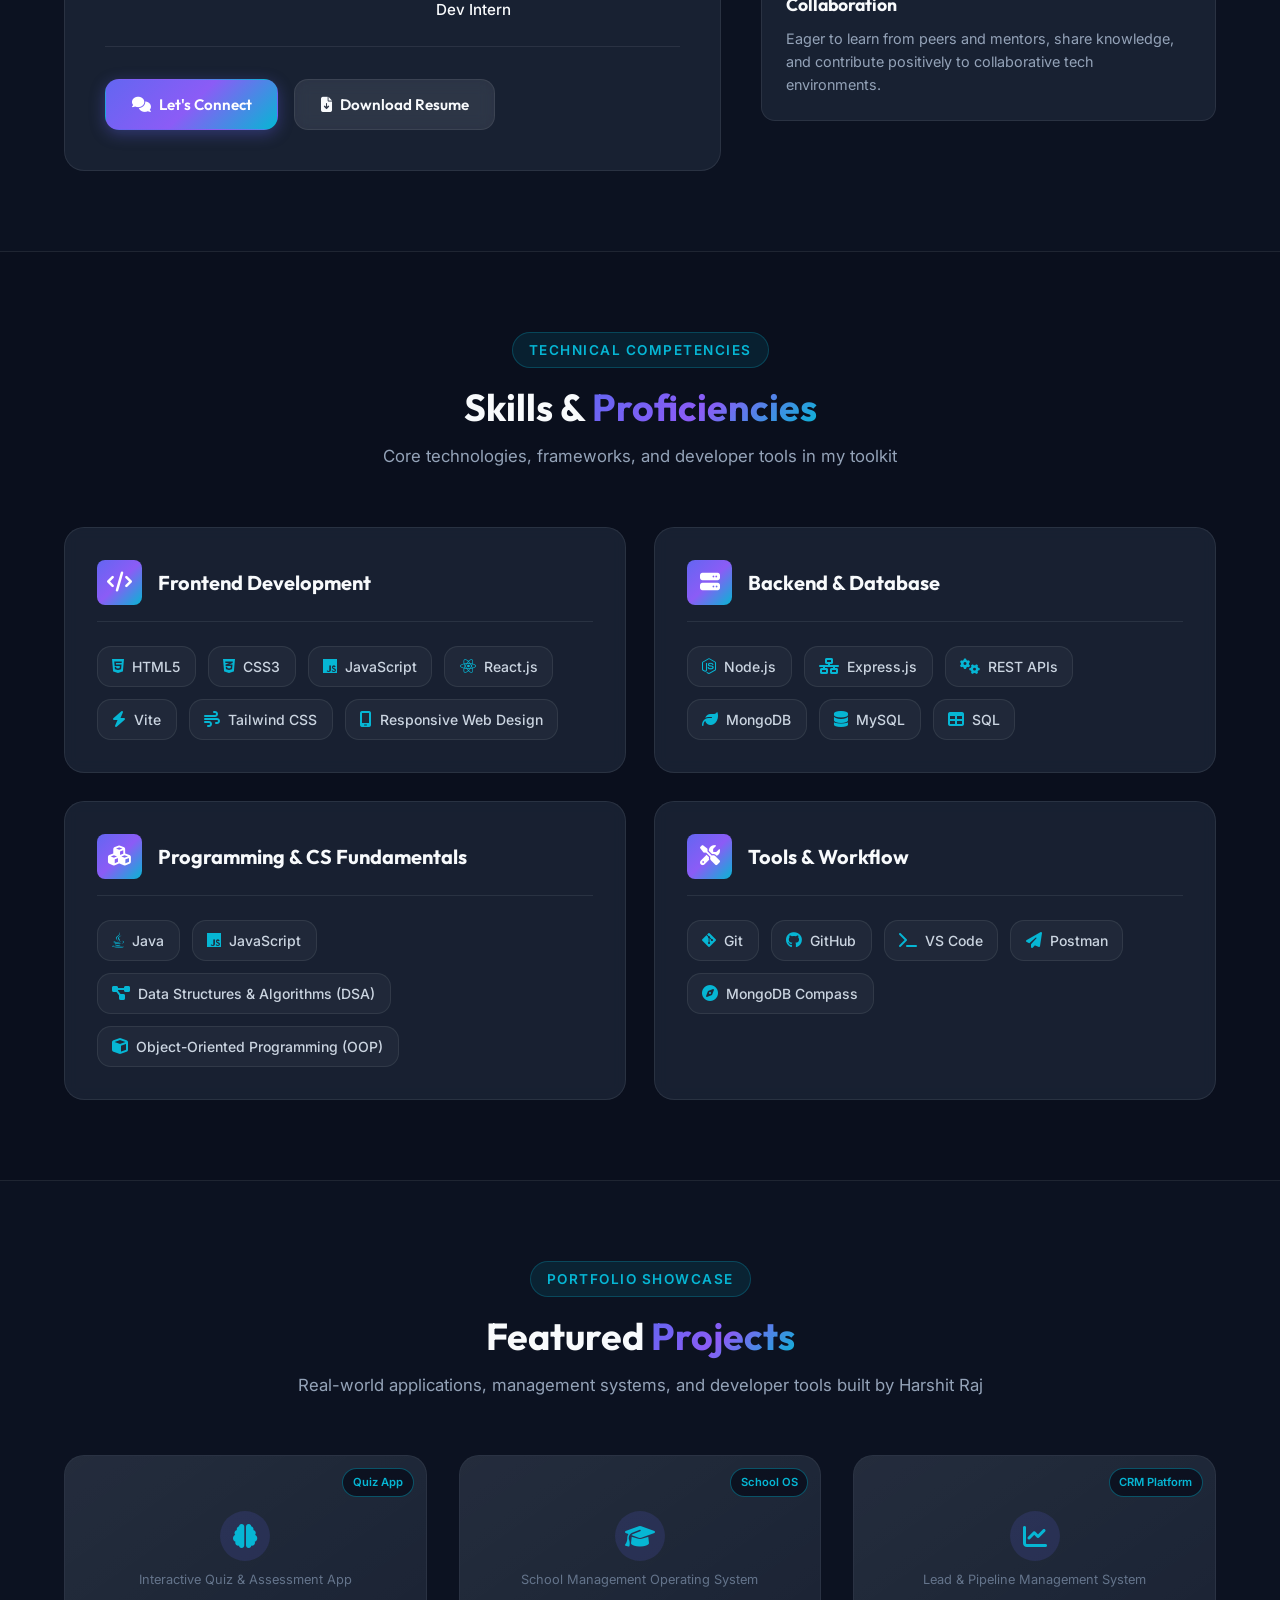
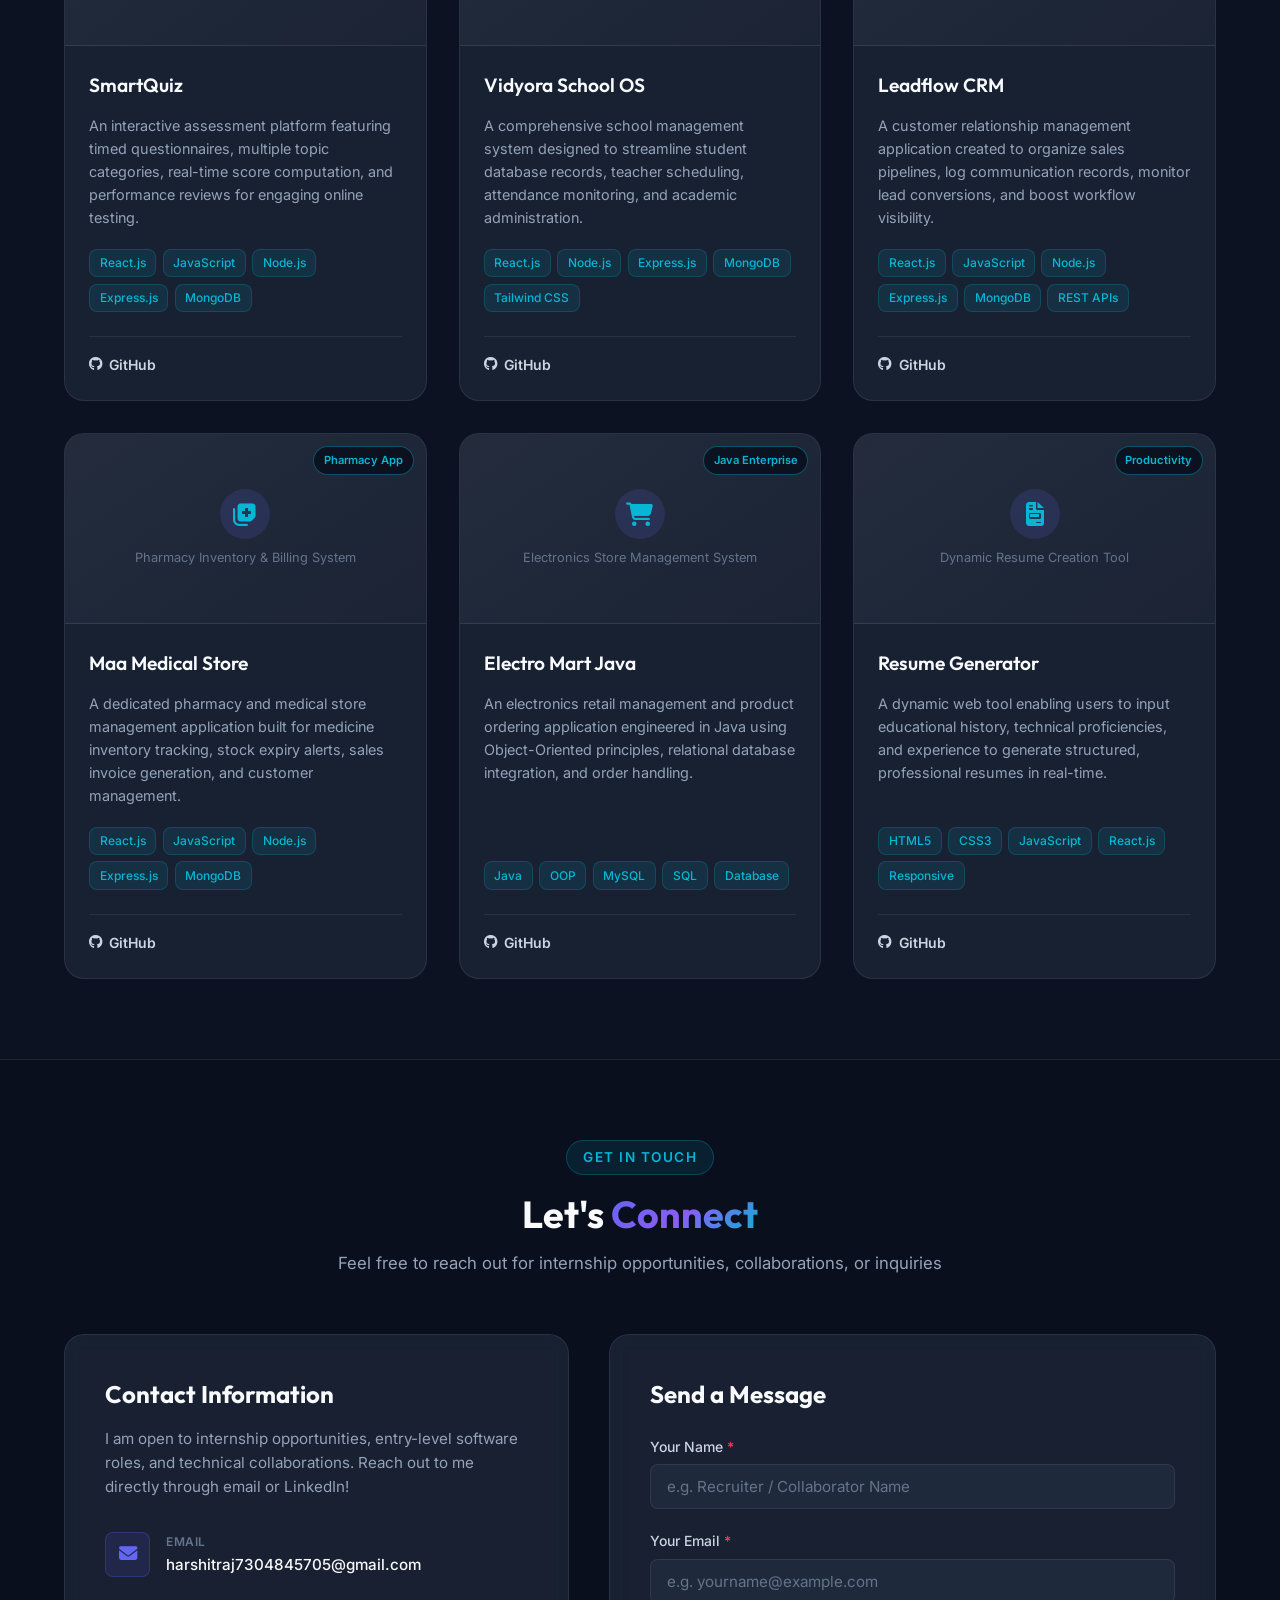
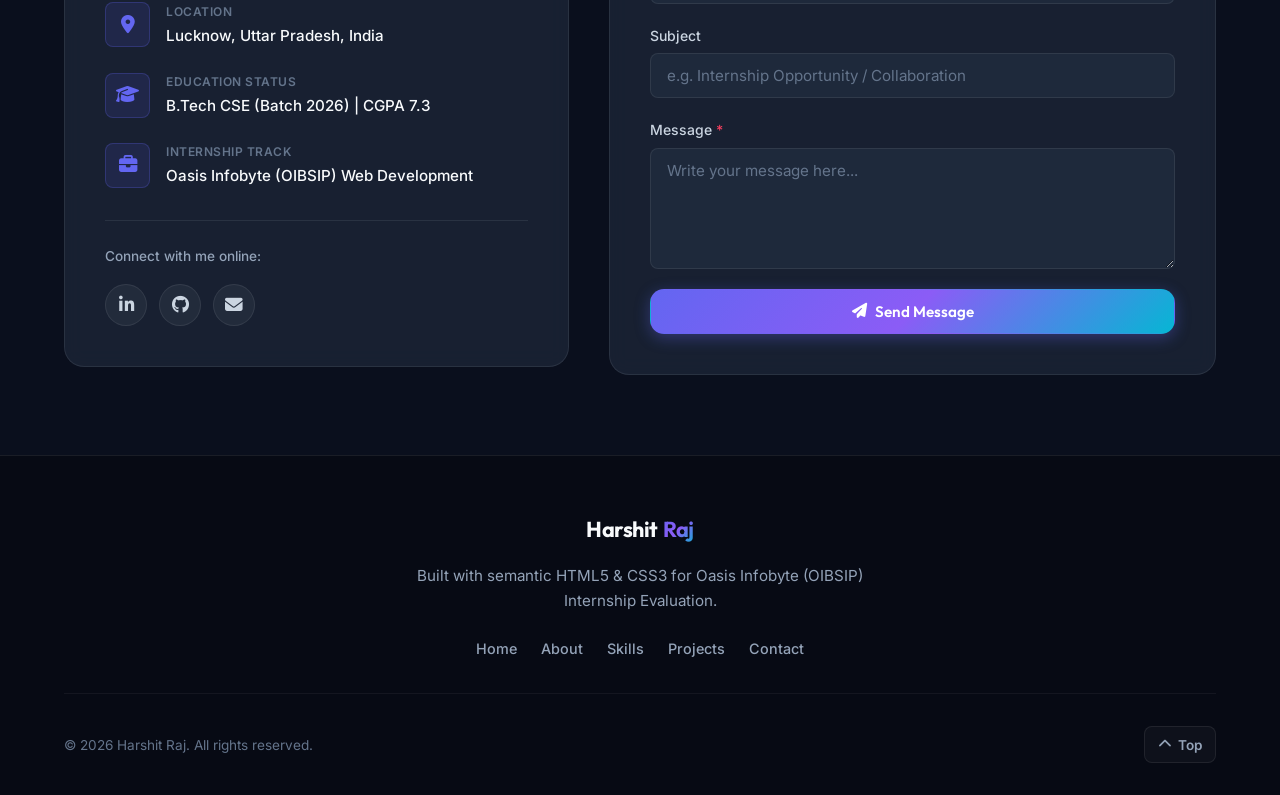
<file: WebDev-L1-Portfolio/index.html>
<!DOCTYPE html>
<html lang="en">
<head>
    <meta charset="UTF-8">
    <meta name="viewport" content="width=device-width, initial-scale=1.0">
    <meta name="description" content="Personal Portfolio of Harshit Raj - B.Tech CSE Student & Aspiring Software Developer. Created for Oasis Infobyte (OIBSIP) Internship Evaluation.">
    <meta name="keywords" content="Harshit Raj, Portfolio, Web Developer, OIBSIP, HTML5, CSS3, Frontend, Oasis Infobyte, Computer Science">
    <meta name="author" content="Harshit Raj">
    <title>Harshit Raj | Personal Portfolio</title>
    
    <!-- Google Fonts -->
    <link rel="preconnect" href="https://fonts.googleapis.com">
    <link rel="preconnect" href="https://fonts.gstatic.com" crossorigin>
    <link href="https://fonts.googleapis.com/css2?family=Inter:wght@300;400;500;600;700&family=Outfit:wght@400;500;600;700;800&display=swap" rel="stylesheet">
    
    <!-- Font Awesome Icons -->
    <link rel="stylesheet" href="https://cdnjs.cloudflare.com/ajax/libs/font-awesome/6.5.1/css/all.min.css">
    
    <!-- Stylesheet -->
    <link rel="stylesheet" href="style.css">
</head>
<body>

    <!-- ==================== HEADER & NAVIGATION ==================== -->
    <header class="header">
        <div class="nav-container">
            <a href="#home" class="logo">
                Harshit <span class="logo-accent">Raj</span>
            </a>
            
            <nav class="nav-menu">
                <ul class="nav-list">
                    <li class="nav-item"><a href="#home" class="nav-link">Home</a></li>
                    <li class="nav-item"><a href="#about" class="nav-link">About</a></li>
                    <li class="nav-item"><a href="#skills" class="nav-link">Skills</a></li>
                    <li class="nav-item"><a href="#projects" class="nav-link">Projects</a></li>
                    <li class="nav-item"><a href="#contact" class="nav-link">Contact</a></li>
                </ul>
            </nav>

            <div class="nav-cta">
                <a href="#contact" class="btn btn-sm btn-primary">Hire Me</a>
            </div>
        </div>
    </header>

    <!-- ==================== MAIN CONTENT ==================== -->
    <main>

        <!-- ==================== HERO SECTION (#home) ==================== -->
        <section id="home" class="hero-section section-padding">
            <div class="container hero-grid">
                <div class="hero-content">
                    <div class="badge">
                        <span class="badge-dot"></span>
                        <span>Available for Internship &amp; Entry-Level Roles</span>
                    </div>
                    <h1 class="hero-title">
                        Hi, I'm <span class="gradient-text name-nowrap">Harshit Raj</span>
                    </h1>
                    <h2 class="hero-subtitle">
                        B.Tech CSE Student &amp; <span class="text-highlight">Aspiring Software Developer</span>
                    </h2>
                    <p class="hero-description">
                        Computer Science and Engineering undergraduate (Batch of 2026) dedicated to building clean, responsive, and user-centric web applications with solid foundations in frontend standards and problem solving.
                    </p>
                    
                    <div class="hero-actions">
                        <a href="#projects" class="btn btn-primary">
                            <i class="fa-solid fa-folder-open"></i> View Projects
                        </a>
                        <a href="#contact" class="btn btn-secondary">
                            <i class="fa-solid fa-paper-plane"></i> Contact Me
                        </a>
                        <a href="assets/Harshit-Raj-Resume.pdf" download="Harshit-Raj-Resume.pdf" class="btn btn-outline" aria-label="Download Harshit Raj Resume">
                            <i class="fa-solid fa-file-arrow-down"></i> Resume
                        </a>
                    </div>

                    <div class="hero-stats">
                        <div class="stat-card">
                            <span class="stat-number">2026</span>
                            <span class="stat-label">Graduation Year</span>
                        </div>
                        <div class="stat-card">
                            <span class="stat-number">7.3</span>
                            <span class="stat-label">Current CGPA</span>
                        </div>
                        <div class="stat-card">
                            <span class="stat-number">OIBSIP</span>
                            <span class="stat-label">Web Dev Intern</span>
                        </div>
                    </div>
                </div>

                <div class="hero-visual">
                    <div class="photo-card">
                        <div class="photo-wrapper">
                            <img src="assets/profile.jpg" alt="Harshit Raj - Software Developer" class="profile-img">
                        </div>
                        <div class="photo-badge">
                            <i class="fa-solid fa-code"></i>
                            <div>
                                <strong>Web Development</strong>
                                <small>Level 1 - Task 2</small>
                            </div>
                        </div>
                    </div>
                </div>
            </div>
        </section>

        <!-- ==================== ABOUT SECTION (#about) ==================== -->
        <section id="about" class="about-section section-padding">
            <div class="container">
                <div class="section-header">
                    <span class="section-tag">About Me</span>
                    <h2 class="section-title">Know Who <span class="gradient-text">I Am</span></h2>
                    <p class="section-subtitle">A glimpse into my background, education, and career aspirations in technology</p>
                </div>

                <div class="about-grid">
                    <div class="about-bio-card">
                        <h3 class="bio-heading">Who am I?</h3>
                        <p class="bio-text">
                            I am a passionate Computer Science &amp; Engineering undergraduate student based in Lucknow, Uttar Pradesh. I have an enthusiasm for software engineering, web development, and problem solving, with a strong focus on writing clean, accessible, and standards-compliant code.
                        </p>
                        <p class="bio-text">
                            Currently pursuing my B.Tech degree (graduating in 2026), I am actively applying and expanding my knowledge through practical projects, algorithmic practice, and the Oasis Infobyte Student Internship Program (OIBSIP).
                        </p>
                        
                        <div class="bio-highlights">
                            <div class="highlight-item">
                                <i class="fa-solid fa-graduation-cap"></i>
                                <div>
                                    <strong>Education</strong>
                                    <p>B.Tech in Computer Science &amp; Engineering</p>
                                </div>
                            </div>
                            <div class="highlight-item">
                                <i class="fa-solid fa-calendar-check"></i>
                                <div>
                                    <strong>Passing Year &amp; CGPA</strong>
                                    <p>Passing: 2026 | CGPA: 7.3</p>
                                </div>
                            </div>
                            <div class="highlight-item">
                                <i class="fa-solid fa-location-dot"></i>
                                <div>
                                    <strong>Location</strong>
                                    <p>Lucknow, Uttar Pradesh, India</p>
                                </div>
                            </div>
                            <div class="highlight-item">
                                <i class="fa-solid fa-briefcase"></i>
                                <div>
                                    <strong>Internship</strong>
                                    <p>Oasis Infobyte (OIBSIP) - Web Dev Intern</p>
                                </div>
                            </div>
                        </div>

                        <div class="about-action">
                            <a href="#contact" class="btn btn-primary">
                                <i class="fa-solid fa-comments"></i> Let's Connect
                            </a>
                            <a href="assets/Harshit-Raj-Resume.pdf" download="Harshit-Raj-Resume.pdf" class="btn btn-secondary" aria-label="Download Harshit Raj Resume">
                                <i class="fa-solid fa-file-arrow-down"></i> Download Resume
                            </a>
                        </div>
                    </div>

                    <div class="about-cards-column">
                        <div class="info-card">
                            <div class="info-icon"><i class="fa-solid fa-bullseye"></i></div>
                            <h4>Career Goal</h4>
                            <p>To develop scalable, user-centric software applications and contribute effectively to modern web engineering teams.</p>
                        </div>
                        <div class="info-card">
                            <div class="info-icon"><i class="fa-solid fa-lightbulb"></i></div>
                            <h4>Continuous Learning</h4>
                            <p>Committed to mastering core computer science concepts, web standards, and modern software development best practices.</p>
                        </div>
                        <div class="info-card">
                            <div class="info-icon"><i class="fa-solid fa-handshake"></i></div>
                            <h4>Collaboration</h4>
                            <p>Eager to learn from peers and mentors, share knowledge, and contribute positively to collaborative tech environments.</p>
                        </div>
                    </div>
                </div>
            </div>
        </section>

        <!-- ==================== SKILLS SECTION (#skills) ==================== -->
        <section id="skills" class="skills-section section-padding">
            <div class="container">
                <div class="section-header">
                    <span class="section-tag">Technical Competencies</span>
                    <h2 class="section-title">Skills &amp; <span class="gradient-text">Proficiencies</span></h2>
                    <p class="section-subtitle">Core technologies, frameworks, and developer tools in my toolkit</p>
                </div>

                <div class="skills-grid">
                    
                    <!-- Category 1: Frontend Development -->
                    <div class="skill-category-card">
                        <div class="category-header">
                            <div class="category-icon"><i class="fa-solid fa-code"></i></div>
                            <h3>Frontend Development</h3>
                        </div>
                        <div class="skill-items">
                            <div class="skill-pill"><i class="fa-brands fa-html5"></i> HTML5</div>
                            <div class="skill-pill"><i class="fa-brands fa-css3-alt"></i> CSS3</div>
                            <div class="skill-pill"><i class="fa-brands fa-js"></i> JavaScript</div>
                            <div class="skill-pill"><i class="fa-brands fa-react"></i> React.js</div>
                            <div class="skill-pill"><i class="fa-solid fa-bolt"></i> Vite</div>
                            <div class="skill-pill"><i class="fa-solid fa-wind"></i> Tailwind CSS</div>
                            <div class="skill-pill"><i class="fa-solid fa-mobile-screen"></i> Responsive Web Design</div>
                        </div>
                    </div>

                    <!-- Category 2: Backend Development & Database -->
                    <div class="skill-category-card">
                        <div class="category-header">
                            <div class="category-icon"><i class="fa-solid fa-server"></i></div>
                            <h3>Backend &amp; Database</h3>
                        </div>
                        <div class="skill-items">
                            <div class="skill-pill"><i class="fa-brands fa-node-js"></i> Node.js</div>
                            <div class="skill-pill"><i class="fa-solid fa-network-wired"></i> Express.js</div>
                            <div class="skill-pill"><i class="fa-solid fa-gears"></i> REST APIs</div>
                            <div class="skill-pill"><i class="fa-solid fa-leaf"></i> MongoDB</div>
                            <div class="skill-pill"><i class="fa-solid fa-database"></i> MySQL</div>
                            <div class="skill-pill"><i class="fa-solid fa-table"></i> SQL</div>
                        </div>
                    </div>

                    <!-- Category 3: Programming & CS Fundamentals -->
                    <div class="skill-category-card">
                        <div class="category-header">
                            <div class="category-icon"><i class="fa-solid fa-cubes"></i></div>
                            <h3>Programming &amp; CS Fundamentals</h3>
                        </div>
                        <div class="skill-items">
                            <div class="skill-pill"><i class="fa-brands fa-java"></i> Java</div>
                            <div class="skill-pill"><i class="fa-brands fa-js"></i> JavaScript</div>
                            <div class="skill-pill"><i class="fa-solid fa-diagram-project"></i> Data Structures &amp; Algorithms (DSA)</div>
                            <div class="skill-pill"><i class="fa-solid fa-cube"></i> Object-Oriented Programming (OOP)</div>
                        </div>
                    </div>

                    <!-- Category 4: Tools & Development Workflow -->
                    <div class="skill-category-card">
                        <div class="category-header">
                            <div class="category-icon"><i class="fa-solid fa-screwdriver-wrench"></i></div>
                            <h3>Tools &amp; Workflow</h3>
                        </div>
                        <div class="skill-items">
                            <div class="skill-pill"><i class="fa-brands fa-git-alt"></i> Git</div>
                            <div class="skill-pill"><i class="fa-brands fa-github"></i> GitHub</div>
                            <div class="skill-pill"><i class="fa-solid fa-terminal"></i> VS Code</div>
                            <div class="skill-pill"><i class="fa-solid fa-paper-plane"></i> Postman</div>
                            <div class="skill-pill"><i class="fa-solid fa-compass"></i> MongoDB Compass</div>
                        </div>
                    </div>

                </div>
            </div>
        </section>

        <!-- ==================== PROJECTS SECTION (#projects) ==================== -->
        <section id="projects" class="projects-section section-padding">
            <div class="container">
                <div class="section-header">
                    <span class="section-tag">Portfolio Showcase</span>
                    <h2 class="section-title">Featured <span class="gradient-text">Projects</span></h2>
                    <p class="section-subtitle">Real-world applications, management systems, and developer tools built by Harshit Raj</p>
                </div>

                <div class="projects-grid">
                    
                    <!-- Project 1: SmartQuiz -->
                    <article class="project-card">
                        <div class="project-media-placeholder">
                            <div class="media-icon"><i class="fa-solid fa-brain"></i></div>
                            <span class="media-text">Interactive Quiz &amp; Assessment App</span>
                            <span class="project-badge">Quiz App</span>
                        </div>
                        <div class="project-content">
                            <h3 class="project-title">SmartQuiz</h3>
                            <p class="project-description">
                                An interactive assessment platform featuring timed questionnaires, multiple topic categories, real-time score computation, and performance reviews for engaging online testing.
                            </p>
                            <div class="project-tags">
                                <span class="tag">React.js</span>
                                <span class="tag">JavaScript</span>
                                <span class="tag">Node.js</span>
                                <span class="tag">Express.js</span>
                                <span class="tag">MongoDB</span>
                            </div>
                            <div class="project-links">
                                <a href="https://github.com/harshitraj7304" class="project-link" target="_blank" rel="noopener noreferrer" aria-label="View SmartQuiz source code on GitHub">
                                    <i class="fa-brands fa-github"></i> GitHub
                                </a>
                            </div>
                        </div>
                    </article>

                    <!-- Project 2: Vidyora School OS -->
                    <article class="project-card">
                        <div class="project-media-placeholder">
                            <div class="media-icon"><i class="fa-solid fa-graduation-cap"></i></div>
                            <span class="media-text">School Management Operating System</span>
                            <span class="project-badge">School OS</span>
                        </div>
                        <div class="project-content">
                            <h3 class="project-title">Vidyora School OS</h3>
                            <p class="project-description">
                                A comprehensive school management system designed to streamline student database records, teacher scheduling, attendance monitoring, and academic administration.
                            </p>
                            <div class="project-tags">
                                <span class="tag">React.js</span>
                                <span class="tag">Node.js</span>
                                <span class="tag">Express.js</span>
                                <span class="tag">MongoDB</span>
                                <span class="tag">Tailwind CSS</span>
                            </div>
                            <div class="project-links">
                                <a href="https://github.com/harshitraj7304" class="project-link" target="_blank" rel="noopener noreferrer" aria-label="View Vidyora School OS source code on GitHub">
                                    <i class="fa-brands fa-github"></i> GitHub
                                </a>
                            </div>
                        </div>
                    </article>

                    <!-- Project 3: Leadflow CRM -->
                    <article class="project-card">
                        <div class="project-media-placeholder">
                            <div class="media-icon"><i class="fa-solid fa-chart-line"></i></div>
                            <span class="media-text">Lead &amp; Pipeline Management System</span>
                            <span class="project-badge">CRM Platform</span>
                        </div>
                        <div class="project-content">
                            <h3 class="project-title">Leadflow CRM</h3>
                            <p class="project-description">
                                A customer relationship management application created to organize sales pipelines, log communication records, monitor lead conversions, and boost workflow visibility.
                            </p>
                            <div class="project-tags">
                                <span class="tag">React.js</span>
                                <span class="tag">JavaScript</span>
                                <span class="tag">Node.js</span>
                                <span class="tag">Express.js</span>
                                <span class="tag">MongoDB</span>
                                <span class="tag">REST APIs</span>
                            </div>
                            <div class="project-links">
                                <a href="https://github.com/harshitraj7304" class="project-link" target="_blank" rel="noopener noreferrer" aria-label="View Leadflow CRM source code on GitHub">
                                    <i class="fa-brands fa-github"></i> GitHub
                                </a>
                            </div>
                        </div>
                    </article>

                    <!-- Project 4: Maa Medical Store -->
                    <article class="project-card">
                        <div class="project-media-placeholder">
                            <div class="media-icon"><i class="fa-solid fa-notes-medical"></i></div>
                            <span class="media-text">Pharmacy Inventory &amp; Billing System</span>
                            <span class="project-badge">Pharmacy App</span>
                        </div>
                        <div class="project-content">
                            <h3 class="project-title">Maa Medical Store</h3>
                            <p class="project-description">
                                A dedicated pharmacy and medical store management application built for medicine inventory tracking, stock expiry alerts, sales invoice generation, and customer management.
                            </p>
                            <div class="project-tags">
                                <span class="tag">React.js</span>
                                <span class="tag">JavaScript</span>
                                <span class="tag">Node.js</span>
                                <span class="tag">Express.js</span>
                                <span class="tag">MongoDB</span>
                            </div>
                            <div class="project-links">
                                <a href="https://github.com/harshitraj7304" class="project-link" target="_blank" rel="noopener noreferrer" aria-label="View Maa Medical Store source code on GitHub">
                                    <i class="fa-brands fa-github"></i> GitHub
                                </a>
                            </div>
                        </div>
                    </article>

                    <!-- Project 5: Electro Mart Java -->
                    <article class="project-card">
                        <div class="project-media-placeholder">
                            <div class="media-icon"><i class="fa-solid fa-cart-shopping"></i></div>
                            <span class="media-text">Electronics Store Management System</span>
                            <span class="project-badge">Java Enterprise</span>
                        </div>
                        <div class="project-content">
                            <h3 class="project-title">Electro Mart Java</h3>
                            <p class="project-description">
                                An electronics retail management and product ordering application engineered in Java using Object-Oriented principles, relational database integration, and order handling.
                            </p>
                            <div class="project-tags">
                                <span class="tag">Java</span>
                                <span class="tag">OOP</span>
                                <span class="tag">MySQL</span>
                                <span class="tag">SQL</span>
                                <span class="tag">Database</span>
                            </div>
                            <div class="project-links">
                                <a href="https://github.com/harshitraj7304" class="project-link" target="_blank" rel="noopener noreferrer" aria-label="View Electro Mart Java source code on GitHub">
                                    <i class="fa-brands fa-github"></i> GitHub
                                </a>
                            </div>
                        </div>
                    </article>

                    <!-- Project 6: Resume Generator -->
                    <article class="project-card">
                        <div class="project-media-placeholder">
                            <div class="media-icon"><i class="fa-solid fa-file-invoice"></i></div>
                            <span class="media-text">Dynamic Resume Creation Tool</span>
                            <span class="project-badge">Productivity</span>
                        </div>
                        <div class="project-content">
                            <h3 class="project-title">Resume Generator</h3>
                            <p class="project-description">
                                A dynamic web tool enabling users to input educational history, technical proficiencies, and experience to generate structured, professional resumes in real-time.
                            </p>
                            <div class="project-tags">
                                <span class="tag">HTML5</span>
                                <span class="tag">CSS3</span>
                                <span class="tag">JavaScript</span>
                                <span class="tag">React.js</span>
                                <span class="tag">Responsive</span>
                            </div>
                            <div class="project-links">
                                <a href="https://github.com/harshitraj7304" class="project-link" target="_blank" rel="noopener noreferrer" aria-label="View Resume Generator source code on GitHub">
                                    <i class="fa-brands fa-github"></i> GitHub
                                </a>
                            </div>
                        </div>
                    </article>

                </div>
            </div>
        </section>

        <!-- ==================== CONTACT SECTION (#contact) ==================== -->
        <section id="contact" class="contact-section section-padding">
            <div class="container">
                <div class="section-header">
                    <span class="section-tag">Get In Touch</span>
                    <h2 class="section-title">Let's <span class="gradient-text">Connect</span></h2>
                    <p class="section-subtitle">Feel free to reach out for internship opportunities, collaborations, or inquiries</p>
                </div>

                <div class="contact-grid">
                    
                    <!-- Contact Information Side -->
                    <div class="contact-info-card">
                        <h3 class="contact-card-title">Contact Information</h3>
                        <p class="contact-card-desc">
                            I am open to internship opportunities, entry-level software roles, and technical collaborations. Reach out to me directly through email or LinkedIn!
                        </p>

                        <div class="contact-details-list">
                            <div class="contact-detail-item">
                                <div class="detail-icon"><i class="fa-solid fa-envelope"></i></div>
                                <div>
                                    <span class="detail-label">Email</span>
                                    <a href="mailto:harshitraj7304845705@gmail.com" class="detail-value">harshitraj7304845705@gmail.com</a>
                                </div>
                            </div>
                            <div class="contact-detail-item">
                                <div class="detail-icon"><i class="fa-solid fa-location-dot"></i></div>
                                <div>
                                    <span class="detail-label">Location</span>
                                    <span class="detail-value">Lucknow, Uttar Pradesh, India</span>
                                </div>
                            </div>
                            <div class="contact-detail-item">
                                <div class="detail-icon"><i class="fa-solid fa-graduation-cap"></i></div>
                                <div>
                                    <span class="detail-label">Education Status</span>
                                    <span class="detail-value">B.Tech CSE (Batch 2026) | CGPA 7.3</span>
                                </div>
                            </div>
                            <div class="contact-detail-item">
                                <div class="detail-icon"><i class="fa-solid fa-briefcase"></i></div>
                                <div>
                                    <span class="detail-label">Internship Track</span>
                                    <span class="detail-value">Oasis Infobyte (OIBSIP) Web Development</span>
                                </div>
                            </div>
                        </div>

                        <div class="social-links-wrapper">
                            <span class="social-links-title">Connect with me online:</span>
                            <div class="social-links">
                                <a href="https://www.linkedin.com/in/harshit-raj-35a657229" class="social-btn" target="_blank" rel="noopener noreferrer" aria-label="LinkedIn">
                                    <i class="fa-brands fa-linkedin-in"></i>
                                </a>
                                <a href="https://github.com/harshitraj7304" class="social-btn" target="_blank" rel="noopener noreferrer" aria-label="GitHub">
                                    <i class="fa-brands fa-github"></i>
                                </a>
                                <a href="mailto:harshitraj7304845705@gmail.com" class="social-btn" aria-label="Direct Email">
                                    <i class="fa-solid fa-envelope"></i>
                                </a>
                            </div>
                        </div>
                    </div>

                    <!-- Contact Form Side -->
                    <div class="contact-form-card">
                        <h3 class="form-title">Send a Message</h3>
                        <form action="#" method="POST" class="portfolio-form">
                            <div class="form-group">
                                <label for="name" class="form-label">Your Name <span class="required">*</span></label>
                                <input type="text" id="name" name="name" class="form-input" placeholder="e.g. Recruiter / Collaborator Name" required>
                            </div>
                            
                            <div class="form-group">
                                <label for="email" class="form-label">Your Email <span class="required">*</span></label>
                                <input type="email" id="email" name="email" class="form-input" placeholder="e.g. yourname@example.com" required>
                            </div>

                            <div class="form-group">
                                <label for="subject" class="form-label">Subject</label>
                                <input type="text" id="subject" name="subject" class="form-input" placeholder="e.g. Internship Opportunity / Collaboration">
                            </div>

                            <div class="form-group">
                                <label for="message" class="form-label">Message <span class="required">*</span></label>
                                <textarea id="message" name="message" class="form-textarea" rows="5" placeholder="Write your message here..." required></textarea>
                            </div>

                            <button type="submit" class="btn btn-primary btn-block">
                                <i class="fa-solid fa-paper-plane"></i> Send Message
                            </button>
                        </form>
                    </div>

                </div>
            </div>
        </section>

    </main>

    <!-- ==================== FOOTER ==================== -->
    <footer class="footer">
        <div class="container footer-content">
            <div class="footer-top">
                <a href="#home" class="logo">
                    Harshit <span class="logo-accent">Raj</span>
                </a>
                <p class="footer-tagline">Built with semantic HTML5 &amp; CSS3 for Oasis Infobyte (OIBSIP) Internship Evaluation.</p>
                <div class="footer-nav">
                    <a href="#home">Home</a>
                    <a href="#about">About</a>
                    <a href="#skills">Skills</a>
                    <a href="#projects">Projects</a>
                    <a href="#contact">Contact</a>
                </div>
            </div>
            
            <div class="footer-bottom">
                <p class="copyright">&copy; 2026 <span class="name-nowrap">Harshit Raj</span>. All rights reserved.</p>
                <a href="#home" class="back-to-top" aria-label="Back to top">
                    <i class="fa-solid fa-chevron-up"></i> Top
                </a>
            </div>
        </div>
    </footer>

</body>
</html>
</file>
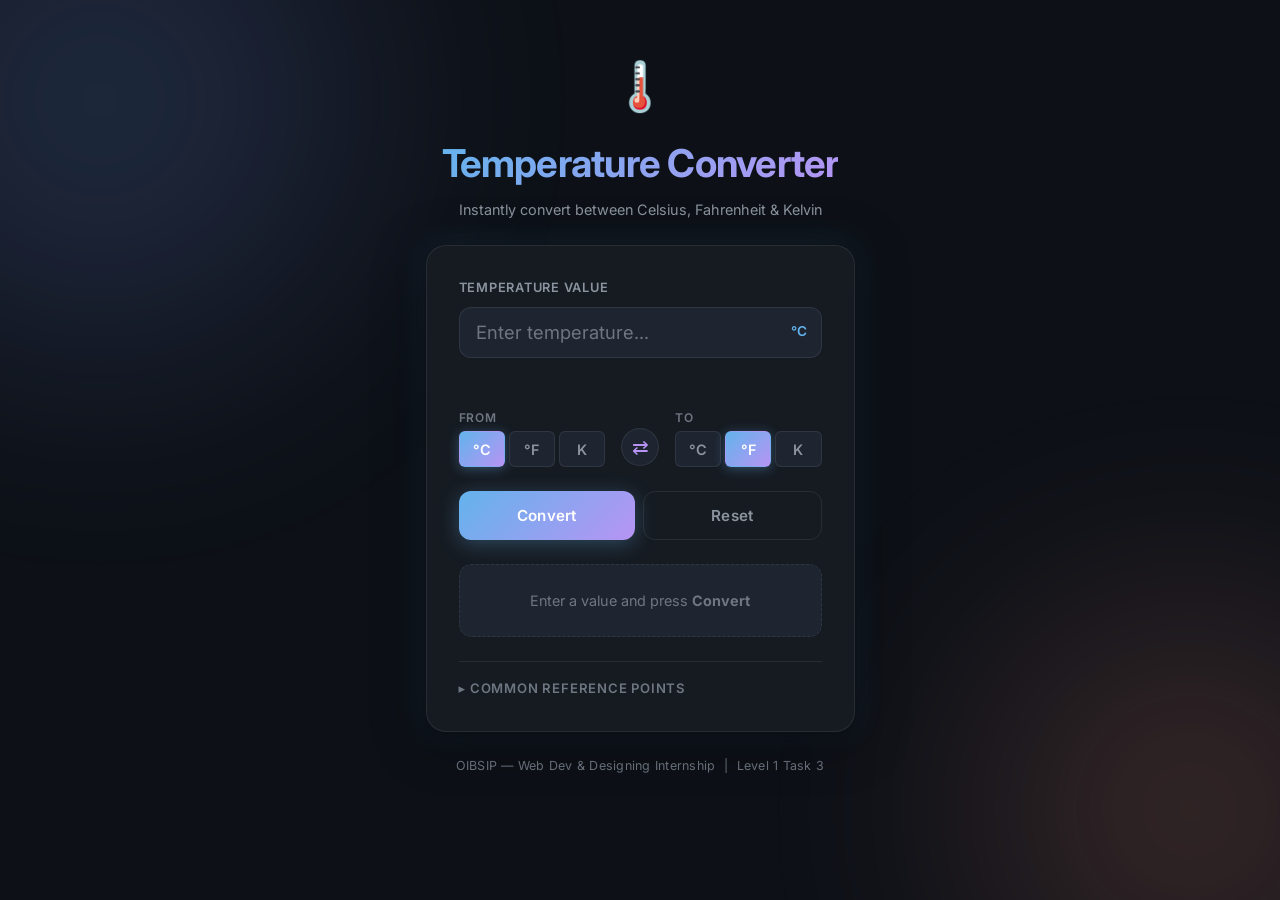
<file: WebDev-L1-TemperatureConverter/index.html>
<!DOCTYPE html>
<html lang="en">
  <head>
    <meta charset="UTF-8" />
    <meta name="viewport" content="width=device-width, initial-scale=1.0" />
    <meta
      name="description"
      content="A fast, accurate Temperature Converter — instantly convert between Celsius, Fahrenheit, and Kelvin with input validation and a clean modern interface."
    />
    <title>Temperature Converter | OIBSIP Level 1 – Task 3</title>
    <link rel="stylesheet" href="style.css" />
    <!-- Google Fonts – Inter -->
    <link rel="preconnect" href="https://fonts.googleapis.com" />
    <link rel="preconnect" href="https://fonts.gstatic.com" crossorigin />
    <link
      href="https://fonts.googleapis.com/css2?family=Inter:wght@300;400;500;600;700&display=swap"
      rel="stylesheet"
    />
  </head>
  <body>

    <!-- ─── Background decorative blobs ─── -->
    <div class="bg-blob bg-blob--1" aria-hidden="true"></div>
    <div class="bg-blob bg-blob--2" aria-hidden="true"></div>

    <!-- ─── Page wrapper ─── -->
    <div class="page-wrapper">

      <!-- ══════════════ HEADER ══════════════ -->
      <header class="site-header">
        <div class="header-icon" aria-hidden="true">🌡️</div>
        <h1 class="site-title">Temperature Converter</h1>
        <p class="site-subtitle">
          Instantly convert between Celsius, Fahrenheit &amp; Kelvin
        </p>
      </header>

      <!-- ══════════════ MAIN CARD ══════════════ -->
      <main>
        <section class="converter-card" aria-label="Temperature converter">

          <!-- ── Input row ── -->
          <div class="input-group">
            <label for="temp-input" class="field-label">Temperature Value</label>
            <div class="input-wrapper">
              <input
                type="number"
                id="temp-input"
                class="temp-input"
                placeholder="Enter temperature…"
                autocomplete="off"
                aria-describedby="input-error"
                step="any"
              />
              <span class="input-unit-badge" id="input-unit-badge">°C</span>
            </div>
            <!-- Validation error message -->
            <p class="error-msg" id="input-error" role="alert" aria-live="polite"></p>
          </div>

          <!-- ── Unit selector row ── -->
          <div class="unit-selector-row">

            <!-- FROM unit -->
            <div class="unit-block">
              <p class="unit-block__label">From</p>
              <div class="unit-btn-group" role="group" aria-label="Input unit">
                <button
                  type="button"
                  class="unit-btn unit-btn--active"
                  data-unit="celsius"
                  data-role="from"
                  id="from-celsius"
                  aria-pressed="true"
                >
                  °C
                </button>
                <button
                  type="button"
                  class="unit-btn"
                  data-unit="fahrenheit"
                  data-role="from"
                  id="from-fahrenheit"
                  aria-pressed="false"
                >
                  °F
                </button>
                <button
                  type="button"
                  class="unit-btn"
                  data-unit="kelvin"
                  data-role="from"
                  id="from-kelvin"
                  aria-pressed="false"
                >
                  K
                </button>
              </div>
            </div>

            <!-- Swap button -->
            <div class="swap-block">
              <button
                type="button"
                class="swap-btn"
                id="swap-btn"
                aria-label="Swap input and output units"
                title="Swap units"
              >
                ⇄
              </button>
            </div>

            <!-- TO unit -->
            <div class="unit-block">
              <p class="unit-block__label">To</p>
              <div class="unit-btn-group" role="group" aria-label="Output unit">
                <button
                  type="button"
                  class="unit-btn"
                  data-unit="celsius"
                  data-role="to"
                  id="to-celsius"
                  aria-pressed="false"
                >
                  °C
                </button>
                <button
                  type="button"
                  class="unit-btn unit-btn--active"
                  data-unit="fahrenheit"
                  data-role="to"
                  id="to-fahrenheit"
                  aria-pressed="true"
                >
                  °F
                </button>
                <button
                  type="button"
                  class="unit-btn"
                  data-unit="kelvin"
                  data-role="to"
                  id="to-kelvin"
                  aria-pressed="false"
                >
                  K
                </button>
              </div>
            </div>

          </div><!-- /.unit-selector-row -->

          <!-- ── Action buttons ── -->
          <div class="action-row">
            <button type="button" class="btn btn--convert" id="convert-btn">
              Convert
            </button>
            <button type="button" class="btn btn--reset" id="reset-btn">
              Reset
            </button>
          </div>

          <!-- ── Result panel ── -->
          <div class="result-panel" id="result-panel" aria-live="polite" aria-atomic="true">
            <div class="result-panel__inner result-panel--placeholder" id="result-inner">
              <p class="result-hint">Enter a value and press <strong>Convert</strong></p>
            </div>
          </div>

          <!-- ── Quick-reference table ── -->
          <details class="reference-drawer">
            <summary class="reference-drawer__toggle">
              Common Reference Points
            </summary>
            <div class="reference-table-wrap">
              <table class="reference-table">
                <caption class="visually-hidden">Common temperature reference points</caption>
                <thead>
                  <tr>
                    <th scope="col">Description</th>
                    <th scope="col">°C</th>
                    <th scope="col">°F</th>
                    <th scope="col">K</th>
                  </tr>
                </thead>
                <tbody>
                  <tr>
                    <td>Absolute Zero</td>
                    <td>−273.15</td>
                    <td>−459.67</td>
                    <td>0</td>
                  </tr>
                  <tr>
                    <td>Water Freezes</td>
                    <td>0</td>
                    <td>32</td>
                    <td>273.15</td>
                  </tr>
                  <tr>
                    <td>Body Temperature</td>
                    <td>37</td>
                    <td>98.6</td>
                    <td>310.15</td>
                  </tr>
                  <tr>
                    <td>Water Boils</td>
                    <td>100</td>
                    <td>212</td>
                    <td>373.15</td>
                  </tr>
                </tbody>
              </table>
            </div>
          </details>

        </section><!-- /.converter-card -->
      </main>

      <!-- ══════════════ FOOTER ══════════════ -->
      <footer class="site-footer">
        <p>OIBSIP — Web Dev &amp; Designing Internship &nbsp;|&nbsp; Level 1 Task 3</p>
      </footer>

    </div><!-- /.page-wrapper -->

    <script src="script.js"></script>
  </body>
</html>
</file>
<file: WebDev-L1-LandingPage/style.css>
/* ==========================================================================
   NovaFlow — Next-Gen AI Productivity Platform
   OIBSIP Level 1 Task 1: Landing Page
   Author: Harshit Raj
   Tech Stack: HTML5 + Pure CSS3 (Zero Frameworks, Zero JS)
   ========================================================================== */

/* --------------------------------------------------------------------------
   1. CSS Custom Properties & Design Tokens
   -------------------------------------------------------------------------- */
:root {
  /* Color Palette - Dark Premium Theme */
  --bg-primary: #0b0f19;
  --bg-secondary: #111827;
  --bg-card: rgba(17, 24, 39, 0.7);
  --bg-card-hover: rgba(30, 41, 59, 0.85);
  --bg-card-featured: rgba(30, 27, 75, 0.6);
  --bg-glass: rgba(255, 255, 255, 0.03);
  --bg-glass-input: rgba(255, 255, 255, 0.06);

  /* Borders & Dividers */
  --border-subtle: rgba(255, 255, 255, 0.08);
  --border-medium: rgba(255, 255, 255, 0.16);
  --border-glow: rgba(99, 102, 241, 0.4);

  /* Brand Accents & Gradients */
  --primary: #6366f1;
  --primary-hover: #4f46e5;
  --secondary: #8b5cf6;
  --cyan-accent: #06b6d4;
  --emerald-accent: #10b981;
  --amber-accent: #f59e0b;
  --rose-accent: #f43f5e;

  /* Gradients */
  --grad-primary: linear-gradient(135deg, #6366f1 0%, #8b5cf6 50%, #06b6d4 100%);
  --grad-primary-hover: linear-gradient(135deg, #4f46e5 0%, #7c3aed 50%, #0891b2 100%);
  --grad-card-glow: linear-gradient(180deg, rgba(99, 102, 241, 0.15) 0%, rgba(139, 92, 246, 0.02) 100%);
  --grad-text: linear-gradient(135deg, #818cf8 0%, #c084fc 50%, #38bdf8 100%);
  --grad-amber: linear-gradient(135deg, #f59e0b 0%, #f97316 100%);

  /* Typography */
  --font-primary: 'Plus Jakarta Sans', -apple-system, BlinkMacSystemFont, 'Segoe UI', Roboto, sans-serif;
  --font-heading: 'Space Grotesk', var(--font-primary);

  /* Text Colors */
  --text-heading: #f8fafc;
  --text-body: #94a3b8;
  --text-muted: #64748b;
  --text-white: #ffffff;

  /* Elevation & Shadows */
  --shadow-sm: 0 1px 2px rgba(0, 0, 0, 0.3);
  --shadow-md: 0 4px 12px rgba(0, 0, 0, 0.4);
  --shadow-lg: 0 12px 32px rgba(0, 0, 0, 0.5);
  --shadow-glow: 0 0 28px rgba(99, 102, 241, 0.35);
  --shadow-glow-cyan: 0 0 28px rgba(6, 182, 212, 0.3);

  /* Layout & Spacing */
  --container-max-width: 1200px;
  --section-padding-y: 96px;
  --radius-sm: 8px;
  --radius-md: 14px;
  --radius-lg: 20px;
  --radius-full: 9999px;

  /* Transitions */
  --transition-fast: 0.2s cubic-bezier(0.4, 0, 0.2, 1);
  --transition-normal: 0.3s cubic-bezier(0.4, 0, 0.2, 1);
}

/* --------------------------------------------------------------------------
   2. Reset & Global Base Styles
   -------------------------------------------------------------------------- */
*, *::before, *::after {
  box-sizing: border-box;
  margin: 0;
  padding: 0;
}

html {
  scroll-behavior: smooth;
  font-size: 16px;
  color-scheme: dark;
}

body {
  font-family: var(--font-primary);
  background-color: var(--bg-primary);
  color: var(--text-body);
  line-height: 1.65;
  -webkit-font-smoothing: antialiased;
  -moz-osx-font-smoothing: grayscale;
  overflow-x: hidden;
  position: relative;
  min-height: 100vh;
}

img, svg {
  display: block;
  max-width: 100%;
}

a {
  color: inherit;
  text-decoration: none;
  transition: color var(--transition-fast);
}

ul, ol {
  list-style: none;
}

button, input {
  font: inherit;
}

/* --------------------------------------------------------------------------
   3. Ambient Decorative Glow Accents
   -------------------------------------------------------------------------- */
.ambient-glow {
  position: absolute;
  border-radius: 50%;
  pointer-events: none;
  filter: blur(120px);
  opacity: 0.25;
  z-index: -1;
}

.glow-top-left {
  top: -150px;
  left: -150px;
  width: 550px;
  height: 550px;
  background: radial-gradient(circle, #6366f1 0%, transparent 70%);
}

.glow-top-right {
  top: 100px;
  right: -200px;
  width: 600px;
  height: 600px;
  background: radial-gradient(circle, #8b5cf6 0%, transparent 70%);
}

.glow-center {
  top: 45%;
  left: 50%;
  transform: translate(-50%, -50%);
  width: 800px;
  height: 800px;
  background: radial-gradient(circle, rgba(6, 182, 212, 0.15) 0%, transparent 70%);
}

/* --------------------------------------------------------------------------
   4. Reusable Layout Containers & Utilities
   -------------------------------------------------------------------------- */
.container {
  width: 100%;
  max-width: var(--container-max-width);
  margin-left: auto;
  margin-right: auto;
  padding-left: 24px;
  padding-right: 24px;
}

.gradient-text {
  background: var(--grad-text);
  -webkit-background-clip: text;
  -webkit-text-fill-color: transparent;
  display: inline-block;
}

.text-center {
  text-align: center;
}

/* Section Header Structure */
.section-header {
  margin-bottom: 56px;
}

.section-tag {
  display: inline-block;
  font-size: 0.8125rem;
  font-weight: 700;
  letter-spacing: 0.1em;
  text-transform: uppercase;
  color: var(--cyan-accent);
  background: rgba(6, 182, 212, 0.1);
  border: 1px solid rgba(6, 182, 212, 0.25);
  padding: 6px 14px;
  border-radius: var(--radius-full);
  margin-bottom: 16px;
}

.section-title {
  font-family: var(--font-heading);
  font-size: clamp(2rem, 3.5vw, 2.75rem);
  font-weight: 700;
  color: var(--text-heading);
  line-height: 1.25;
  letter-spacing: -0.02em;
  margin-bottom: 16px;
}

.section-subtitle {
  font-size: 1.125rem;
  color: var(--text-body);
  max-width: 650px;
  margin-left: auto;
  margin-right: auto;
}

/* --------------------------------------------------------------------------
   5. Buttons & Interactive Elements
   -------------------------------------------------------------------------- */
.btn {
  display: inline-flex;
  align-items: center;
  justify-content: center;
  gap: 8px;
  font-weight: 600;
  font-size: 0.9375rem;
  padding: 10px 20px;
  border-radius: var(--radius-md);
  border: 1px solid transparent;
  cursor: pointer;
  white-space: nowrap;
  transition: all var(--transition-normal);
}

.btn-large {
  padding: 14px 28px;
  font-size: 1.0625rem;
  border-radius: var(--radius-md);
}

.btn-primary {
  background: var(--grad-primary);
  color: var(--text-white);
  box-shadow: 0 4px 14px rgba(99, 102, 241, 0.35);
}

.btn-primary:hover {
  background: var(--grad-primary-hover);
  transform: translateY(-2px);
  box-shadow: var(--shadow-glow);
}

.btn-secondary {
  background: rgba(255, 255, 255, 0.05);
  color: var(--text-heading);
  border: 1px solid var(--border-subtle);
  backdrop-filter: blur(8px);
}

.btn-secondary:hover {
  background: rgba(255, 255, 255, 0.1);
  border-color: var(--border-medium);
  transform: translateY(-2px);
  color: var(--text-white);
}

.btn-ghost {
  background: transparent;
  color: var(--text-body);
}

.btn-ghost:hover {
  color: var(--text-white);
}

.btn-block {
  display: flex;
  width: 100%;
}

.btn-glow {
  position: relative;
}

/* --------------------------------------------------------------------------
   6. Header & Navigation (Sticky Glassmorphic)
   -------------------------------------------------------------------------- */
.site-header {
  position: sticky;
  top: 0;
  z-index: 1000;
  width: 100%;
  background: rgba(11, 15, 25, 0.82);
  backdrop-filter: blur(16px);
  -webkit-backdrop-filter: blur(16px);
  border-bottom: 1px solid var(--border-subtle);
  transition: border-color var(--transition-normal);
}

.header-container {
  display: flex;
  align-items: center;
  justify-content: space-between;
  height: 76px;
}

/* Brand Logo */
.brand-logo {
  display: flex;
  align-items: center;
  gap: 10px;
  font-family: var(--font-heading);
  font-size: 1.375rem;
  font-weight: 700;
  color: var(--text-heading);
  letter-spacing: -0.02em;
}

.logo-icon {
  display: flex;
  align-items: center;
  justify-content: center;
  width: 36px;
  height: 36px;
  border-radius: var(--radius-sm);
  background: rgba(99, 102, 241, 0.15);
  border: 1px solid rgba(99, 102, 241, 0.3);
}

/* Nav Menu Structure */
.nav-menu {
  display: flex;
  align-items: center;
  gap: 36px;
}

.nav-list {
  display: flex;
  align-items: center;
  gap: 28px;
}

.nav-link {
  font-size: 0.9375rem;
  font-weight: 500;
  color: var(--text-body);
  position: relative;
  padding: 6px 0;
}

.nav-link::after {
  content: '';
  position: absolute;
  bottom: 0;
  left: 0;
  width: 0;
  height: 2px;
  background: var(--grad-primary);
  transition: width var(--transition-fast);
}

.nav-link:hover {
  color: var(--text-heading);
}

.nav-link:hover::after {
  width: 100%;
}

.nav-actions {
  display: flex;
  align-items: center;
  gap: 12px;
}

/* Mobile Nav Toggle Controls (Pure CSS Checkbox Hack) */
.nav-toggle-checkbox {
  display: none;
}

.nav-toggle-label {
  display: none;
  flex-direction: column;
  justify-content: space-between;
  width: 28px;
  height: 20px;
  cursor: pointer;
}

.hamburger-bar {
  display: block;
  height: 2.5px;
  width: 100%;
  background-color: var(--text-heading);
  border-radius: 2px;
  transition: transform var(--transition-normal), opacity var(--transition-normal);
}

/* --------------------------------------------------------------------------
   7. Hero Section
   -------------------------------------------------------------------------- */
.hero-section {
  padding-top: 64px;
  padding-bottom: 96px;
  position: relative;
}

.hero-container {
  display: grid;
  grid-template-columns: 1.1fr 0.9fr;
  gap: 56px;
  align-items: center;
}

.badge-pill {
  display: inline-flex;
  align-items: center;
  gap: 8px;
  padding: 6px 16px;
  background: rgba(99, 102, 241, 0.1);
  border: 1px solid rgba(99, 102, 241, 0.25);
  border-radius: var(--radius-full);
  margin-bottom: 24px;
}

.badge-dot {
  width: 8px;
  height: 8px;
  border-radius: 50%;
  background: var(--emerald-accent);
  box-shadow: 0 0 8px var(--emerald-accent);
}

.badge-text {
  font-size: 0.8125rem;
  font-weight: 600;
  color: #c7d2fe;
}

.badge-arrow {
  color: var(--cyan-accent);
  font-size: 0.875rem;
}

.hero-title {
  font-family: var(--font-heading);
  font-size: clamp(2.5rem, 4.8vw, 3.75rem);
  font-weight: 800;
  color: var(--text-heading);
  line-height: 1.15;
  letter-spacing: -0.03em;
  margin-bottom: 24px;
}

.hero-subtitle {
  font-size: 1.1875rem;
  color: var(--text-body);
  line-height: 1.7;
  margin-bottom: 36px;
  max-width: 540px;
}

.hero-cta-group {
  display: flex;
  align-items: center;
  flex-wrap: wrap;
  gap: 16px;
  margin-bottom: 36px;
}

.hero-trust {
  display: flex;
  align-items: center;
  gap: 12px;
}

.trust-stars {
  color: #fbbf24;
  letter-spacing: 2px;
  font-size: 1rem;
}

.trust-text {
  font-size: 0.875rem;
  color: var(--text-muted);
}

.trust-text strong {
  color: var(--text-heading);
}

/* Hero Mockup UI Card */
.mockup-window {
  background: var(--bg-secondary);
  border: 1px solid var(--border-medium);
  border-radius: var(--radius-lg);
  box-shadow: var(--shadow-lg), 0 0 40px rgba(99, 102, 241, 0.15);
  overflow: hidden;
  backdrop-filter: blur(12px);
  transform: perspective(1000px) rotateY(-3deg) rotateX(2deg);
  transition: transform var(--transition-normal), box-shadow var(--transition-normal);
}

.mockup-window:hover {
  transform: perspective(1000px) rotateY(0deg) rotateX(0deg) translateY(-4px);
  box-shadow: var(--shadow-lg), 0 0 50px rgba(99, 102, 241, 0.25);
}

.mockup-header {
  display: flex;
  align-items: center;
  justify-content: space-between;
  padding: 12px 18px;
  background: rgba(15, 23, 42, 0.8);
  border-bottom: 1px solid var(--border-subtle);
}

.window-dots {
  display: flex;
  gap: 6px;
}

.dot {
  width: 10px;
  height: 10px;
  border-radius: 50%;
}

.dot-red { background: #ef4444; }
.dot-yellow { background: #f59e0b; }
.dot-green { background: #10b981; }

.window-search-bar {
  display: flex;
  align-items: center;
  gap: 6px;
  background: rgba(255, 255, 255, 0.05);
  padding: 4px 12px;
  border-radius: var(--radius-sm);
  font-size: 0.75rem;
  color: var(--text-muted);
  border: 1px solid var(--border-subtle);
}

.window-badge {
  font-size: 0.6875rem;
  font-weight: 700;
  text-transform: uppercase;
  color: var(--emerald-accent);
  background: rgba(16, 185, 129, 0.15);
  padding: 2px 8px;
  border-radius: var(--radius-full);
}

.mockup-body {
  padding: 20px;
}

.mockup-stats-grid {
  display: grid;
  grid-template-columns: repeat(3, 1fr);
  gap: 12px;
  margin-bottom: 20px;
}

.mini-stat-card {
  background: rgba(255, 255, 255, 0.03);
  border: 1px solid var(--border-subtle);
  border-radius: var(--radius-sm);
  padding: 12px;
}

.stat-meta {
  display: flex;
  justify-content: space-between;
  font-size: 0.6875rem;
  color: var(--text-muted);
  margin-bottom: 4px;
}

.stat-growth {
  color: var(--emerald-accent);
  font-weight: 600;
}

.stat-status {
  color: var(--cyan-accent);
  font-weight: 600;
}

.stat-val {
  font-size: 1rem;
  font-weight: 700;
  color: var(--text-heading);
  margin-bottom: 6px;
}

.progress-bar {
  width: 100%;
  height: 4px;
  background: rgba(255, 255, 255, 0.08);
  border-radius: 2px;
  overflow: hidden;
}

.progress-fill {
  height: 100%;
  border-radius: 2px;
}

.fill-1 { width: 85%; background: var(--primary); }
.fill-2 { width: 70%; background: var(--emerald-accent); }
.fill-3 { width: 92%; background: var(--cyan-accent); }

/* Workflow Visualizer in Mockup */
.workflow-visualizer {
  display: flex;
  flex-direction: column;
  gap: 8px;
  background: rgba(0, 0, 0, 0.25);
  padding: 16px;
  border-radius: var(--radius-md);
  border: 1px solid var(--border-subtle);
}

.workflow-node {
  display: flex;
  align-items: center;
  gap: 12px;
  background: rgba(255, 255, 255, 0.04);
  padding: 10px 14px;
  border-radius: var(--radius-sm);
  border: 1px solid var(--border-subtle);
}

.node-icon {
  font-size: 1.125rem;
}

.node-info {
  display: flex;
  flex-direction: column;
}

.node-title {
  font-size: 0.8125rem;
  font-weight: 600;
  color: var(--text-heading);
}

.node-desc {
  font-size: 0.6875rem;
  color: var(--text-muted);
}

.workflow-connector {
  display: flex;
  align-items: center;
  justify-content: center;
  height: 14px;
  position: relative;
}

.connector-line {
  width: 2px;
  height: 100%;
  background: rgba(99, 102, 241, 0.4);
}

.connector-pulse {
  position: absolute;
  width: 6px;
  height: 6px;
  border-radius: 50%;
  background: var(--cyan-accent);
  box-shadow: 0 0 6px var(--cyan-accent);
}

/* --------------------------------------------------------------------------
   8. Partners / Social Proof Strip
   -------------------------------------------------------------------------- */
.partners-section {
  padding: 32px 0;
  border-top: 1px solid var(--border-subtle);
  border-bottom: 1px solid var(--border-subtle);
  background: rgba(255, 255, 255, 0.01);
}

.partners-intro {
  font-size: 0.75rem;
  font-weight: 700;
  letter-spacing: 0.12em;
  text-align: center;
  color: var(--text-muted);
  margin-bottom: 20px;
}

.partners-grid {
  display: flex;
  align-items: center;
  justify-content: center;
  flex-wrap: wrap;
  gap: 32px;
}

.partner-badge {
  font-family: var(--font-heading);
  font-weight: 700;
  font-size: 0.9375rem;
  color: var(--text-muted);
  letter-spacing: 0.05em;
  padding: 8px 16px;
  border-radius: var(--radius-sm);
  background: rgba(255, 255, 255, 0.02);
  border: 1px solid var(--border-subtle);
  transition: all var(--transition-fast);
}

.partner-badge:hover {
  color: var(--text-heading);
  border-color: var(--border-medium);
  background: rgba(255, 255, 255, 0.05);
}

/* --------------------------------------------------------------------------
   9. Stats / Metrics Section
   -------------------------------------------------------------------------- */
.stats-section {
  padding: var(--section-padding-y) 0;
}

.stats-grid {
  display: grid;
  grid-template-columns: repeat(4, 1fr);
  gap: 24px;
}

.stat-box {
  background: var(--bg-card);
  border: 1px solid var(--border-subtle);
  border-radius: var(--radius-md);
  padding: 32px 24px;
  text-align: center;
  transition: transform var(--transition-normal), border-color var(--transition-normal);
}

.stat-box:hover {
  transform: translateY(-4px);
  border-color: var(--border-glow);
  box-shadow: var(--shadow-md);
}

.stat-number {
  font-family: var(--font-heading);
  font-size: clamp(2.25rem, 3vw, 3rem);
  font-weight: 800;
  background: var(--grad-text);
  -webkit-background-clip: text;
  -webkit-text-fill-color: transparent;
  line-height: 1.1;
  margin-bottom: 8px;
}

.stat-title {
  font-size: 1rem;
  font-weight: 600;
  color: var(--text-heading);
  margin-bottom: 8px;
}

.stat-description {
  font-size: 0.8125rem;
  color: var(--text-muted);
  line-height: 1.5;
}

/* --------------------------------------------------------------------------
   10. Features Section (Grid & Cards)
   -------------------------------------------------------------------------- */
.features-section {
  padding: var(--section-padding-y) 0;
  position: relative;
}

.features-grid {
  display: grid;
  grid-template-columns: repeat(3, 1fr);
  gap: 28px;
}

.feature-card {
  background: var(--bg-card);
  border: 1px solid var(--border-subtle);
  border-radius: var(--radius-lg);
  padding: 36px 28px;
  display: flex;
  flex-direction: column;
  transition: all var(--transition-normal);
  position: relative;
  overflow: hidden;
}

.feature-card::before {
  content: '';
  position: absolute;
  top: 0;
  left: 0;
  right: 0;
  height: 2px;
  background: var(--grad-primary);
  opacity: 0;
  transition: opacity var(--transition-normal);
}

.feature-card:hover {
  transform: translateY(-6px);
  border-color: var(--border-glow);
  background: var(--bg-card-hover);
  box-shadow: var(--shadow-lg), 0 0 30px rgba(99, 102, 241, 0.15);
}

.feature-card:hover::before {
  opacity: 1;
}

.feature-icon-wrapper {
  width: 52px;
  height: 52px;
  border-radius: var(--radius-md);
  display: flex;
  align-items: center;
  justify-content: center;
  margin-bottom: 24px;
}

.icon-indigo { background: rgba(99, 102, 241, 0.15); color: #818cf8; }
.icon-cyan { background: rgba(6, 182, 212, 0.15); color: #22d3ee; }
.icon-violet { background: rgba(139, 92, 246, 0.15); color: #a78bfa; }
.icon-emerald { background: rgba(16, 185, 129, 0.15); color: #34d399; }
.icon-amber { background: rgba(245, 158, 11, 0.15); color: #fbbf24; }
.icon-rose { background: rgba(244, 63, 94, 0.15); color: #fb7185; }

.feature-title {
  font-family: var(--font-heading);
  font-size: 1.25rem;
  font-weight: 700;
  color: var(--text-heading);
  margin-bottom: 12px;
}

.feature-description {
  font-size: 0.9375rem;
  color: var(--text-body);
  line-height: 1.6;
  margin-bottom: 20px;
}

.feature-bullets {
  margin-top: auto;
  display: flex;
  flex-direction: column;
  gap: 8px;
  padding-top: 16px;
  border-top: 1px solid var(--border-subtle);
}

.feature-bullets li {
  font-size: 0.8125rem;
  color: var(--text-muted);
  display: flex;
  align-items: center;
  gap: 8px;
}

.feature-bullets li::before {
  content: '•';
  color: var(--cyan-accent);
  font-weight: bold;
  font-size: 1rem;
}

/* --------------------------------------------------------------------------
   11. How It Works Section
   -------------------------------------------------------------------------- */
.how-it-works-section {
  padding: var(--section-padding-y) 0;
  background: rgba(255, 255, 255, 0.01);
  border-top: 1px solid var(--border-subtle);
  border-bottom: 1px solid var(--border-subtle);
}

.steps-grid {
  display: grid;
  grid-template-columns: repeat(3, 1fr);
  gap: 28px;
}

.step-card {
  background: var(--bg-card);
  border: 1px solid var(--border-subtle);
  border-radius: var(--radius-lg);
  padding: 36px 28px;
  position: relative;
  transition: all var(--transition-normal);
}

.step-card:hover {
  transform: translateY(-4px);
  border-color: var(--border-medium);
}

.step-badge {
  display: inline-block;
  font-family: var(--font-heading);
  font-size: 0.75rem;
  font-weight: 700;
  color: var(--primary);
  background: rgba(99, 102, 241, 0.12);
  border: 1px solid rgba(99, 102, 241, 0.3);
  padding: 4px 10px;
  border-radius: var(--radius-sm);
  margin-bottom: 20px;
}

.step-title {
  font-family: var(--font-heading);
  font-size: 1.25rem;
  font-weight: 700;
  color: var(--text-heading);
  margin-bottom: 12px;
}

.step-text {
  font-size: 0.9375rem;
  color: var(--text-body);
  line-height: 1.6;
  margin-bottom: 24px;
}

.step-tags {
  display: flex;
  flex-wrap: wrap;
  gap: 8px;
}

.step-tags .tag {
  font-size: 0.75rem;
  font-weight: 500;
  color: var(--text-muted);
  background: rgba(255, 255, 255, 0.04);
  padding: 4px 10px;
  border-radius: var(--radius-full);
  border: 1px solid var(--border-subtle);
}

/* --------------------------------------------------------------------------
   12. Solutions & Comparison Section
   -------------------------------------------------------------------------- */
.solutions-section {
  padding: var(--section-padding-y) 0;
}

.solutions-wrapper {
  display: grid;
  grid-template-columns: 1.1fr 0.9fr;
  gap: 48px;
  align-items: center;
}

.comparison-list {
  display: flex;
  flex-direction: column;
  gap: 16px;
  margin-top: 32px;
}

.comparison-item {
  display: flex;
  align-items: flex-start;
  gap: 14px;
  padding: 16px;
  border-radius: var(--radius-md);
  border: 1px solid transparent;
}

.item-old {
  background: rgba(239, 68, 68, 0.06);
  border-color: rgba(239, 68, 68, 0.15);
}

.item-old .comp-icon {
  display: flex;
  align-items: center;
  justify-content: center;
  width: 24px;
  height: 24px;
  border-radius: 50%;
  background: rgba(239, 68, 68, 0.2);
  color: #ef4444;
  font-weight: bold;
  font-size: 0.8125rem;
  flex-shrink: 0;
}

.item-new {
  background: rgba(16, 185, 129, 0.06);
  border-color: rgba(16, 185, 129, 0.2);
}

.item-new .comp-icon {
  display: flex;
  align-items: center;
  justify-content: center;
  width: 24px;
  height: 24px;
  border-radius: 50%;
  background: rgba(16, 185, 129, 0.2);
  color: #10b981;
  font-weight: bold;
  font-size: 0.8125rem;
  flex-shrink: 0;
}

.comp-text {
  font-size: 0.9375rem;
  color: var(--text-body);
}

.comp-text strong {
  color: var(--text-heading);
}

/* Solutions Card Preview */
.preview-glass-card {
  background: var(--bg-card);
  border: 1px solid var(--border-medium);
  border-radius: var(--radius-lg);
  padding: 32px;
  box-shadow: var(--shadow-lg);
}

.preview-header {
  display: flex;
  justify-content: space-between;
  align-items: center;
  margin-bottom: 24px;
  padding-bottom: 16px;
  border-bottom: 1px solid var(--border-subtle);
}

.preview-title {
  font-family: var(--font-heading);
  font-size: 1.125rem;
  font-weight: 700;
  color: var(--text-heading);
}

.preview-tag {
  font-size: 0.6875rem;
  font-weight: 700;
  text-transform: uppercase;
  color: var(--emerald-accent);
  background: rgba(16, 185, 129, 0.12);
  padding: 4px 10px;
  border-radius: var(--radius-full);
}

.preview-metrics {
  display: flex;
  flex-direction: column;
  gap: 16px;
  margin-bottom: 24px;
}

.metric-row {
  display: flex;
  justify-content: space-between;
  font-size: 0.875rem;
  color: var(--text-heading);
  font-weight: 500;
}

.metric-down { color: #34d399; font-weight: 700; }
.metric-up { color: #818cf8; font-weight: 700; }

.metric-bar {
  width: 100%;
  height: 6px;
  background: rgba(255, 255, 255, 0.06);
  border-radius: 3px;
  overflow: hidden;
}

.bar-fill {
  height: 100%;
  border-radius: 3px;
}

.bar-cyan { width: 78%; background: var(--cyan-accent); }
.bar-indigo { width: 62%; background: var(--primary); }
.bar-violet { width: 94%; background: var(--secondary); }

.preview-quote {
  font-size: 0.875rem;
  font-style: italic;
  color: var(--text-muted);
  padding-top: 16px;
  border-top: 1px solid var(--border-subtle);
}

/* --------------------------------------------------------------------------
   13. Testimonials Section
   -------------------------------------------------------------------------- */
.testimonials-section {
  padding: var(--section-padding-y) 0;
  background: rgba(255, 255, 255, 0.01);
}

.testimonials-grid {
  display: grid;
  grid-template-columns: repeat(3, 1fr);
  gap: 28px;
}

.testimonial-card {
  background: var(--bg-card);
  border: 1px solid var(--border-subtle);
  border-radius: var(--radius-lg);
  padding: 36px 28px;
  display: flex;
  flex-direction: column;
  transition: all var(--transition-normal);
  position: relative;
}

.testimonial-card:hover {
  transform: translateY(-6px);
  border-color: var(--border-medium);
  box-shadow: var(--shadow-md);
}

.featured-testimonial {
  background: var(--bg-card-featured);
  border-color: var(--border-glow);
  box-shadow: var(--shadow-glow);
}

.featured-badge {
  position: absolute;
  top: 16px;
  right: 20px;
  font-size: 0.6875rem;
  font-weight: 800;
  color: #c7d2fe;
  background: rgba(99, 102, 241, 0.3);
  border: 1px solid rgba(99, 102, 241, 0.5);
  padding: 2px 8px;
  border-radius: var(--radius-full);
}

.testimonial-stars {
  color: #fbbf24;
  font-size: 1rem;
  letter-spacing: 2px;
  margin-bottom: 16px;
}

.testimonial-quote {
  font-size: 0.9375rem;
  color: var(--text-heading);
  line-height: 1.7;
  margin-bottom: 24px;
}

.testimonial-author {
  margin-top: auto;
  display: flex;
  align-items: center;
  gap: 14px;
}

.author-avatar {
  width: 44px;
  height: 44px;
  border-radius: 50%;
  display: flex;
  align-items: center;
  justify-content: center;
  font-weight: 700;
  font-size: 0.875rem;
  color: var(--text-white);
  flex-shrink: 0;
}

.avatar-1 { background: linear-gradient(135deg, #6366f1, #3b82f6); }
.avatar-2 { background: linear-gradient(135deg, #ec4899, #8b5cf6); }
.avatar-3 { background: linear-gradient(135deg, #06b6d4, #10b981); }

.author-name {
  font-size: 0.9375rem;
  font-weight: 700;
  color: var(--text-heading);
}

.author-role {
  font-size: 0.75rem;
  color: var(--text-muted);
}

/* --------------------------------------------------------------------------
   14. Pricing Preview Section
   -------------------------------------------------------------------------- */
.pricing-section {
  padding: var(--section-padding-y) 0;
}

.pricing-grid {
  display: grid;
  grid-template-columns: repeat(3, 1fr);
  gap: 28px;
  align-items: stretch;
}

.pricing-card {
  background: var(--bg-card);
  border: 1px solid var(--border-subtle);
  border-radius: var(--radius-lg);
  padding: 40px 32px;
  display: flex;
  flex-direction: column;
  transition: all var(--transition-normal);
  position: relative;
}

.pricing-card:hover {
  transform: translateY(-6px);
  border-color: var(--border-medium);
}

.popular-plan {
  background: var(--bg-card-featured);
  border-color: var(--border-glow);
  box-shadow: var(--shadow-glow);
  transform: scale(1.03);
}

.popular-plan:hover {
  transform: scale(1.03) translateY(-6px);
}

.popular-tag {
  position: absolute;
  top: -12px;
  left: 50%;
  transform: translateX(-50%);
  background: var(--grad-primary);
  color: var(--text-white);
  font-size: 0.6875rem;
  font-weight: 800;
  letter-spacing: 0.08em;
  padding: 4px 14px;
  border-radius: var(--radius-full);
  box-shadow: 0 2px 8px rgba(99, 102, 241, 0.4);
}

.pricing-header {
  margin-bottom: 24px;
  padding-bottom: 24px;
  border-bottom: 1px solid var(--border-subtle);
}

.plan-name {
  font-family: var(--font-heading);
  font-size: 1.375rem;
  font-weight: 700;
  color: var(--text-heading);
  margin-bottom: 6px;
}

.plan-desc {
  font-size: 0.875rem;
  color: var(--text-muted);
  margin-bottom: 20px;
}

.plan-price {
  display: flex;
  align-items: baseline;
}

.currency {
  font-size: 1.5rem;
  font-weight: 600;
  color: var(--text-heading);
  margin-right: 4px;
}

.amount {
  font-family: var(--font-heading);
  font-size: 3rem;
  font-weight: 800;
  color: var(--text-heading);
  line-height: 1;
}

.period {
  font-size: 0.875rem;
  color: var(--text-muted);
  margin-left: 6px;
}

.plan-features {
  display: flex;
  flex-direction: column;
  gap: 14px;
  margin-bottom: 32px;
  flex-grow: 1;
}

.plan-features li {
  font-size: 0.875rem;
  color: var(--text-body);
}

/* --------------------------------------------------------------------------
   15. Final Call To Action (CTA) Section
   -------------------------------------------------------------------------- */
.cta-section {
  padding: var(--section-padding-y) 0;
}

.cta-card {
  position: relative;
  background: linear-gradient(135deg, rgba(30, 27, 75, 0.8) 0%, rgba(15, 23, 42, 0.95) 100%);
  border: 1px solid var(--border-glow);
  border-radius: var(--radius-lg);
  padding: 64px 32px;
  text-align: center;
  overflow: hidden;
  box-shadow: var(--shadow-lg), 0 0 60px rgba(99, 102, 241, 0.2);
}

.cta-glow-effect {
  position: absolute;
  top: -50%;
  left: 50%;
  transform: translateX(-50%);
  width: 500px;
  height: 500px;
  background: radial-gradient(circle, rgba(99, 102, 241, 0.3) 0%, transparent 70%);
  border-radius: 50%;
  filter: blur(80px);
  pointer-events: none;
}

.cta-content {
  position: relative;
  z-index: 1;
  max-width: 720px;
  margin-left: auto;
  margin-right: auto;
}

.cta-title {
  font-family: var(--font-heading);
  font-size: clamp(2rem, 3.8vw, 3rem);
  font-weight: 800;
  color: var(--text-heading);
  line-height: 1.2;
  margin-bottom: 20px;
}

.cta-subtitle {
  font-size: 1.125rem;
  color: var(--text-body);
  margin-bottom: 36px;
  line-height: 1.6;
}

.cta-actions {
  display: flex;
  align-items: center;
  justify-content: center;
  flex-wrap: wrap;
  gap: 16px;
  margin-bottom: 28px;
}

.cta-guarantees {
  display: flex;
  align-items: center;
  justify-content: center;
  flex-wrap: wrap;
  gap: 20px;
}

.guarantee-item {
  font-size: 0.8125rem;
  color: var(--text-muted);
}

/* --------------------------------------------------------------------------
   16. Footer Section
   -------------------------------------------------------------------------- */
.site-footer {
  background: #070a12;
  border-top: 1px solid var(--border-subtle);
  padding-top: 72px;
}

.footer-container {
  display: grid;
  grid-template-columns: 1.3fr 2fr;
  gap: 64px;
  padding-bottom: 56px;
}

.footer-brand-column {
  display: flex;
  flex-direction: column;
  gap: 20px;
}

.footer-mission {
  font-size: 0.875rem;
  color: var(--text-muted);
  line-height: 1.6;
  max-width: 360px;
}

.social-links {
  display: flex;
  align-items: center;
  gap: 12px;
}

.social-btn {
  display: flex;
  align-items: center;
  justify-content: center;
  width: 38px;
  height: 38px;
  border-radius: var(--radius-sm);
  background: rgba(255, 255, 255, 0.04);
  border: 1px solid var(--border-subtle);
  color: var(--text-muted);
  transition: all var(--transition-fast);
}

.social-btn:hover {
  color: var(--text-heading);
  background: rgba(99, 102, 241, 0.15);
  border-color: rgba(99, 102, 241, 0.4);
  transform: translateY(-2px);
}

.footer-links-group {
  display: grid;
  grid-template-columns: repeat(3, 1fr);
  gap: 32px;
}

.footer-column-heading {
  font-family: var(--font-heading);
  font-size: 0.9375rem;
  font-weight: 700;
  color: var(--text-heading);
  margin-bottom: 20px;
  letter-spacing: 0.02em;
}

.footer-nav-list {
  display: flex;
  flex-direction: column;
  gap: 12px;
}

.footer-nav-list a {
  font-size: 0.875rem;
  color: var(--text-muted);
  transition: color var(--transition-fast);
}

.footer-nav-list a:hover {
  color: var(--cyan-accent);
}

.hiring-badge {
  font-size: 0.6875rem;
  font-weight: 700;
  color: var(--emerald-accent);
  background: rgba(16, 185, 129, 0.15);
  padding: 2px 6px;
  border-radius: var(--radius-full);
  margin-left: 4px;
}

/* Footer Bottom Bar */
.footer-bottom-bar {
  border-top: 1px solid var(--border-subtle);
  padding: 24px 0;
  background: rgba(0, 0, 0, 0.3);
}

.footer-bottom-container {
  display: flex;
  align-items: center;
  justify-content: space-between;
  flex-wrap: wrap;
  gap: 16px;
}

.copyright-text {
  font-size: 0.8125rem;
  color: var(--text-muted);
}

.internship-credit {
  display: flex;
  align-items: center;
  gap: 10px;
  font-size: 0.8125rem;
  color: var(--text-muted);
  flex-wrap: wrap;
}

.credit-pill {
  font-size: 0.75rem;
  font-weight: 700;
  color: #c7d2fe;
  background: rgba(99, 102, 241, 0.2);
  border: 1px solid rgba(99, 102, 241, 0.35);
  padding: 2px 8px;
  border-radius: var(--radius-sm);
}

.credit-details strong {
  color: var(--text-heading);
}

/* --------------------------------------------------------------------------
   17. Responsive Media Queries (Mobile, Tablet, Desktop)
   -------------------------------------------------------------------------- */

/* Tablet & Smaller Devices (max-width: 992px) */
@media screen and (max-width: 992px) {
  :root {
    --section-padding-y: 72px;
  }

  .hero-container {
    grid-template-columns: 1fr;
    gap: 48px;
    text-align: center;
  }

  .hero-content {
    display: flex;
    flex-direction: column;
    align-items: center;
  }

  .hero-subtitle {
    margin-left: auto;
    margin-right: auto;
  }

  .hero-cta-group {
    justify-content: center;
  }

  .mockup-window {
    transform: none;
    max-width: 600px;
    margin-left: auto;
    margin-right: auto;
  }

  .features-grid,
  .steps-grid,
  .testimonials-grid,
  .pricing-grid {
    grid-template-columns: repeat(2, 1fr);
  }

  .popular-plan {
    transform: none;
  }

  .popular-plan:hover {
    transform: translateY(-6px);
  }

  .solutions-wrapper {
    grid-template-columns: 1fr;
    gap: 40px;
  }

  .stats-grid {
    grid-template-columns: repeat(2, 1fr);
  }

  .footer-container {
    grid-template-columns: 1fr;
    gap: 40px;
  }
}

/* Mobile Devices (max-width: 768px) */
@media screen and (max-width: 768px) {
  :root {
    --section-padding-y: 56px;
  }

  .header-container {
    height: 68px;
  }

  /* Hamburger Menu Activation */
  .nav-toggle-label {
    display: flex;
  }

  .nav-menu {
    position: absolute;
    top: 68px;
    left: 0;
    width: 100%;
    background: #0b0f19;
    box-shadow: 0 20px 40px rgba(0, 0, 0, 0.8);
    border-bottom: 1px solid var(--border-medium);
    flex-direction: column;
    align-items: stretch;
    padding: 24px;
    gap: 20px;
    max-height: 0;
    overflow: hidden;
    opacity: 0;
    transition: all var(--transition-normal);
  }

  /* When checkbox is checked, expand menu */
  .nav-toggle-checkbox:checked ~ .nav-menu {
    max-height: 480px;
    opacity: 1;
    overflow: visible;
  }

  /* Animate Hamburger into X */
  .nav-toggle-checkbox:checked ~ .nav-toggle-label .hamburger-bar:nth-child(1) {
    transform: translateY(8.5px) rotate(45deg);
  }

  .nav-toggle-checkbox:checked ~ .nav-toggle-label .hamburger-bar:nth-child(2) {
    opacity: 0;
  }

  .nav-toggle-checkbox:checked ~ .nav-toggle-label .hamburger-bar:nth-child(3) {
    transform: translateY(-8.5px) rotate(-45deg);
  }

  .nav-list {
    flex-direction: column;
    align-items: flex-start;
    gap: 16px;
    width: 100%;
  }

  .nav-link {
    display: block;
    width: 100%;
    font-size: 1.0625rem;
    padding: 8px 0;
  }

  .nav-actions {
    flex-direction: column;
    width: 100%;
    gap: 12px;
    padding-top: 16px;
    border-top: 1px solid var(--border-subtle);
  }

  .nav-actions .btn {
    width: 100%;
  }

  /* Layout Collapse to Single Column */
  .features-grid,
  .steps-grid,
  .testimonials-grid,
  .pricing-grid,
  .stats-grid {
    grid-template-columns: 1fr;
  }

  .footer-links-group {
    grid-template-columns: 1fr;
    gap: 28px;
  }

  .footer-bottom-container {
    flex-direction: column;
    text-align: center;
  }

  .hero-cta-group .btn {
    width: 100%;
  }

  .cta-actions .btn {
    width: 100%;
  }

  .mockup-stats-grid {
    grid-template-columns: 1fr;
  }
}

/* Small Mobile Screens (max-width: 480px) */
@media screen and (max-width: 480px) {
  .container {
    padding-left: 16px;
    padding-right: 16px;
  }

  .hero-title {
    font-size: 2.125rem;
  }

  .feature-card,
  .step-card,
  .testimonial-card,
  .pricing-card,
  .stat-box {
    padding: 24px 20px;
  }

  .cta-card {
    padding: 40px 20px;
  }
}
</file>
<file: WebDev-L1-Portfolio/style.css>
/* ==========================================================================
   OIBSIP Level 1 - Task 2: Personal Portfolio
   Stylesheet: style.css
   Author: Harshit Raj
   Description: Clean, modern, responsive pure CSS3 styling for personal portfolio.
   No external CSS frameworks or JavaScript used.
   ========================================================================== */

/* ==================== CSS VARIABLES & DESIGN TOKENS ==================== */
:root {
    /* Color Palette */
    --bg-primary: #0a0f1d;
    --bg-secondary: #0f172a;
    --bg-card: rgba(30, 41, 59, 0.7);
    --bg-card-hover: rgba(30, 41, 59, 0.95);
    --bg-input: #1e293b;
    
    /* Accent & Brand Colors */
    --accent-primary: #6366f1;
    --accent-secondary: #8b5cf6;
    --accent-cyan: #06b6d4;
    --accent-glow: rgba(99, 102, 241, 0.35);
    --gradient-primary: linear-gradient(135deg, #6366f1 0%, #8b5cf6 50%, #06b6d4 100%);
    --gradient-card: linear-gradient(145deg, rgba(255, 255, 255, 0.05) 0%, rgba(255, 255, 255, 0.01) 100%);
    
    /* Text Colors */
    --text-primary: #f8fafc;
    --text-secondary: #cbd5e1;
    --text-muted: #94a3b8;
    --text-dim: #64748b;

    /* Border & Outline */
    --border-subtle: rgba(255, 255, 255, 0.08);
    --border-hover: rgba(99, 102, 241, 0.5);
    
    /* Typography */
    --font-heading: 'Outfit', -apple-system, BlinkMacSystemFont, sans-serif;
    --font-body: 'Inter', -apple-system, BlinkMacSystemFont, sans-serif;
    
    /* Spacing & Layout */
    --max-width: 1200px;
    --header-height: 75px;
    --border-radius-sm: 8px;
    --border-radius-md: 14px;
    --border-radius-lg: 20px;
    --border-radius-full: 9999px;
    
    /* Transitions & Shadows */
    --transition-fast: 0.2s ease;
    --transition-normal: 0.3s cubic-bezier(0.4, 0, 0.2, 1);
    --shadow-card: 0 10px 30px -10px rgba(0, 0, 0, 0.5);
    --shadow-glow: 0 0 25px rgba(99, 102, 241, 0.4);
}

/* ==================== GLOBAL RESET & BASE STYLES ==================== */
*,
*::before,
*::after {
    box-sizing: border-box;
    margin: 0;
    padding: 0;
}

html {
    scroll-behavior: smooth;
    scroll-padding-top: calc(var(--header-height) + 15px);
}

body {
    background-color: var(--bg-primary);
    color: var(--text-secondary);
    font-family: var(--font-body);
    font-size: 1rem;
    line-height: 1.65;
    -webkit-font-smoothing: antialiased;
    overflow-x: hidden;
    background-image: 
        radial-gradient(circle at 15% 20%, rgba(99, 102, 241, 0.08) 0%, transparent 40%),
        radial-gradient(circle at 85% 60%, rgba(139, 92, 246, 0.08) 0%, transparent 40%),
        radial-gradient(circle at 50% 90%, rgba(6, 182, 212, 0.06) 0%, transparent 45%);
    background-attachment: fixed;
}

img {
    max-width: 100%;
    height: auto;
    display: block;
}

a {
    color: inherit;
    text-decoration: none;
    transition: color var(--transition-fast);
}

ul {
    list-style: none;
}

/* ==================== REUSABLE UTILITIES & LAYOUT ==================== */
.container {
    width: 100%;
    max-width: var(--max-width);
    margin: 0 auto;
    padding: 0 1.5rem;
}

.section-padding {
    padding: 5rem 0;
}

.gradient-text {
    background: var(--gradient-primary);
    -webkit-background-clip: text;
    -webkit-text-fill-color: transparent;
    display: inline-block;
}

.name-nowrap {
    white-space: nowrap;
    display: inline-block;
}

.text-highlight {
    color: var(--accent-cyan);
}

/* Section Header */
.section-header {
    text-align: center;
    max-width: 700px;
    margin: 0 auto 3.5rem auto;
}

.section-tag {
    display: inline-block;
    font-size: 0.85rem;
    font-weight: 600;
    text-transform: uppercase;
    letter-spacing: 1.5px;
    color: var(--accent-cyan);
    background: rgba(6, 182, 212, 0.1);
    border: 1px solid rgba(6, 182, 212, 0.25);
    padding: 0.35rem 1rem;
    border-radius: var(--border-radius-full);
    margin-bottom: 1rem;
}

.section-title {
    font-family: var(--font-heading);
    font-size: 2.35rem;
    font-weight: 700;
    color: var(--text-primary);
    margin-bottom: 0.75rem;
    line-height: 1.25;
}

.section-subtitle {
    font-size: 1.05rem;
    color: var(--text-muted);
}

/* ==================== BUTTONS ==================== */
.btn {
    display: inline-flex;
    align-items: center;
    justify-content: center;
    gap: 0.5rem;
    font-family: var(--font-heading);
    font-size: 0.95rem;
    font-weight: 600;
    padding: 0.75rem 1.6rem;
    border-radius: var(--border-radius-md);
    cursor: pointer;
    border: 1px solid transparent;
    transition: all var(--transition-normal);
    text-align: center;
}

.btn-sm {
    padding: 0.5rem 1.2rem;
    font-size: 0.875rem;
}

.btn-primary {
    background: var(--gradient-primary);
    color: #ffffff;
    box-shadow: 0 4px 15px rgba(99, 102, 241, 0.35);
}

.btn-primary:hover {
    transform: translateY(-2px);
    box-shadow: 0 8px 25px rgba(99, 102, 241, 0.5);
    color: #ffffff;
}

.btn-secondary {
    background: rgba(255, 255, 255, 0.08);
    color: var(--text-primary);
    border-color: var(--border-subtle);
    backdrop-filter: blur(8px);
}

.btn-secondary:hover {
    background: rgba(255, 255, 255, 0.15);
    border-color: rgba(255, 255, 255, 0.2);
    transform: translateY(-2px);
    color: #ffffff;
}

.btn-outline {
    background: transparent;
    color: var(--text-secondary);
    border-color: var(--border-subtle);
}

.btn-outline:hover {
    border-color: var(--accent-primary);
    color: var(--accent-primary);
    transform: translateY(-2px);
}

.btn-block {
    width: 100%;
}

/* ==================== STICKY NAVIGATION ==================== */
.header {
    position: sticky;
    top: 0;
    z-index: 1000;
    height: var(--header-height);
    background: rgba(10, 15, 29, 0.85);
    backdrop-filter: blur(16px);
    -webkit-backdrop-filter: blur(16px);
    border-bottom: 1px solid var(--border-subtle);
    display: flex;
    align-items: center;
}

.nav-container {
    width: 100%;
    max-width: var(--max-width);
    margin: 0 auto;
    padding: 0 1.5rem;
    display: flex;
    align-items: center;
    justify-content: space-between;
}

.logo {
    font-family: var(--font-heading);
    font-size: clamp(1.15rem, 3.5vw, 1.35rem);
    font-weight: 700;
    color: var(--text-primary);
    letter-spacing: -0.5px;
    white-space: nowrap;
    display: inline-flex;
    align-items: center;
    flex-shrink: 0;
}

.logo-accent {
    background: var(--gradient-primary);
    -webkit-background-clip: text;
    -webkit-text-fill-color: transparent;
    display: inline-block;
    margin-left: 0.35rem;
}

.nav-list {
    display: flex;
    align-items: center;
    gap: 2rem;
}

.nav-link {
    font-size: 0.95rem;
    font-weight: 500;
    color: var(--text-muted);
    padding: 0.5rem 0;
    position: relative;
}

.nav-link::after {
    content: '';
    position: absolute;
    bottom: 0;
    left: 0;
    width: 0;
    height: 2px;
    background: var(--gradient-primary);
    transition: width var(--transition-normal);
    border-radius: var(--border-radius-full);
}

.nav-link:hover {
    color: var(--text-primary);
}

.nav-link:hover::after {
    width: 100%;
}

.nav-cta {
    display: flex;
    align-items: center;
}

/* ==================== HERO SECTION (#home) ==================== */
.hero-section {
    padding-top: 4rem;
    padding-bottom: 5rem;
    position: relative;
}

.hero-grid {
    display: grid;
    grid-template-columns: 1.2fr 0.8fr;
    gap: 3.5rem;
    align-items: center;
}

.badge {
    display: inline-flex;
    align-items: center;
    gap: 0.5rem;
    background: rgba(99, 102, 241, 0.1);
    border: 1px solid rgba(99, 102, 241, 0.25);
    padding: 0.4rem 1rem;
    border-radius: var(--border-radius-full);
    font-size: 0.85rem;
    font-weight: 500;
    color: var(--text-primary);
    margin-bottom: 1.5rem;
}

.badge-dot {
    width: 8px;
    height: 8px;
    background: #10b981;
    border-radius: 50%;
    box-shadow: 0 0 8px #10b981;
}

.hero-title {
    font-family: var(--font-heading);
    font-size: clamp(2.1rem, 5vw, 3.15rem);
    font-weight: 800;
    color: var(--text-primary);
    line-height: 1.2;
    margin-bottom: 0.75rem;
    letter-spacing: -1px;
}

.hero-title .name-nowrap,
.hero-title .gradient-text {
    white-space: nowrap;
    display: inline-block;
}

.hero-subtitle {
    font-family: var(--font-heading);
    font-size: 1.45rem;
    font-weight: 600;
    color: var(--text-secondary);
    margin-bottom: 1.25rem;
}

.hero-description {
    font-size: 1.05rem;
    color: var(--text-muted);
    max-width: 580px;
    margin-bottom: 2rem;
    line-height: 1.7;
}

.hero-actions {
    display: flex;
    flex-wrap: wrap;
    gap: 1rem;
    margin-bottom: 3rem;
}

.hero-stats {
    display: grid;
    grid-template-columns: repeat(3, 1fr);
    gap: 1.25rem;
    padding-top: 2rem;
    border-top: 1px solid var(--border-subtle);
}

.stat-card {
    background: var(--bg-card);
    border: 1px solid var(--border-subtle);
    padding: 1rem;
    border-radius: var(--border-radius-sm);
    text-align: center;
    backdrop-filter: blur(8px);
    transition: transform var(--transition-normal), border-color var(--transition-normal);
}

.stat-card:hover {
    transform: translateY(-3px);
    border-color: var(--border-hover);
}

.stat-number {
    display: block;
    font-family: var(--font-heading);
    font-size: 1.4rem;
    font-weight: 700;
    color: var(--accent-cyan);
}

.stat-label {
    font-size: 0.8rem;
    color: var(--text-muted);
}

/* Hero Visual / Photo Card */
.hero-visual {
    display: flex;
    justify-content: center;
}

.photo-card {
    position: relative;
    width: 100%;
    max-width: 360px;
}

.photo-wrapper {
    aspect-ratio: 1 / 1;
    border-radius: var(--border-radius-lg);
    border: 2px solid rgba(99, 102, 241, 0.4);
    box-shadow: var(--shadow-card), 0 0 35px rgba(99, 102, 241, 0.2);
    overflow: hidden;
    background: var(--bg-card);
    transition: all var(--transition-normal);
}

.photo-wrapper:hover {
    border-color: var(--accent-primary);
    box-shadow: var(--shadow-card), var(--shadow-glow);
    transform: translateY(-4px);
}

.profile-img {
    width: 100%;
    height: 100%;
    object-fit: cover;
    object-position: center 20%;
    display: block;
    border-radius: calc(var(--border-radius-lg) - 2px);
    transition: transform var(--transition-normal);
}

.photo-wrapper:hover .profile-img {
    transform: scale(1.04);
}

.photo-badge {
    position: absolute;
    bottom: -15px;
    left: 50%;
    transform: translateX(-50%);
    background: #111827;
    border: 1px solid var(--accent-primary);
    box-shadow: 0 8px 20px rgba(0, 0, 0, 0.4);
    border-radius: var(--border-radius-full);
    padding: 0.6rem 1.4rem;
    display: flex;
    align-items: center;
    gap: 0.75rem;
    white-space: nowrap;
}

.photo-badge i {
    font-size: 1.25rem;
    color: var(--accent-cyan);
}

.photo-badge strong {
    display: block;
    font-size: 0.85rem;
    color: var(--text-primary);
}

.photo-badge small {
    font-size: 0.7rem;
    color: var(--text-muted);
}

/* ==================== ABOUT SECTION (#about) ==================== */
.about-section {
    background-color: rgba(15, 23, 42, 0.4);
    border-top: 1px solid var(--border-subtle);
    border-bottom: 1px solid var(--border-subtle);
}

.about-grid {
    display: grid;
    grid-template-columns: 1.3fr 0.9fr;
    gap: 2.5rem;
    align-items: start;
}

.about-bio-card {
    background: var(--bg-card);
    border: 1px solid var(--border-subtle);
    border-radius: var(--border-radius-lg);
    padding: 2.5rem;
    backdrop-filter: blur(10px);
}

.bio-heading {
    font-family: var(--font-heading);
    font-size: 1.5rem;
    color: var(--text-primary);
    margin-bottom: 1.25rem;
}

.bio-text {
    color: var(--text-secondary);
    margin-bottom: 1.25rem;
    line-height: 1.7;
}

.bio-highlights {
    display: grid;
    grid-template-columns: repeat(2, 1fr);
    gap: 1.25rem;
    margin: 2rem 0;
    padding: 1.5rem 0;
    border-top: 1px solid var(--border-subtle);
    border-bottom: 1px solid var(--border-subtle);
}

.highlight-item {
    display: flex;
    align-items: flex-start;
    gap: 0.85rem;
}

.highlight-item i {
    color: var(--accent-primary);
    font-size: 1.25rem;
    margin-top: 0.2rem;
}

.highlight-item strong {
    display: block;
    font-size: 0.85rem;
    color: var(--text-muted);
    text-transform: uppercase;
    letter-spacing: 0.5px;
}

.highlight-item p {
    font-size: 0.95rem;
    color: var(--text-primary);
    font-weight: 500;
}

.about-action {
    margin-top: 1.5rem;
    display: flex;
    flex-wrap: wrap;
    gap: 1rem;
}

.about-cards-column {
    display: flex;
    flex-direction: column;
    gap: 1.25rem;
}

.info-card {
    background: var(--bg-card);
    border: 1px solid var(--border-subtle);
    border-radius: var(--border-radius-md);
    padding: 1.5rem;
    backdrop-filter: blur(8px);
    transition: transform var(--transition-normal), border-color var(--transition-normal);
}

.info-card:hover {
    transform: translateX(5px);
    border-color: var(--border-hover);
}

.info-icon {
    width: 42px;
    height: 42px;
    background: rgba(99, 102, 241, 0.15);
    color: var(--accent-cyan);
    border-radius: var(--border-radius-sm);
    display: flex;
    align-items: center;
    justify-content: center;
    font-size: 1.2rem;
    margin-bottom: 1rem;
}

.info-card h4 {
    font-family: var(--font-heading);
    font-size: 1.1rem;
    color: var(--text-primary);
    margin-bottom: 0.5rem;
}

.info-card p {
    font-size: 0.9rem;
    color: var(--text-muted);
    line-height: 1.6;
}

/* ==================== SKILLS SECTION (#skills) ==================== */
.skills-grid {
    display: grid;
    grid-template-columns: repeat(2, 1fr);
    gap: 1.75rem;
}

.skill-category-card {
    background: var(--bg-card);
    border: 1px solid var(--border-subtle);
    border-radius: var(--border-radius-lg);
    padding: 2rem;
    backdrop-filter: blur(8px);
    transition: transform var(--transition-normal), border-color var(--transition-normal), box-shadow var(--transition-normal);
}

.skill-category-card:hover {
    transform: translateY(-4px);
    border-color: var(--border-hover);
    box-shadow: var(--shadow-card);
}

.category-header {
    display: flex;
    align-items: center;
    gap: 1rem;
    margin-bottom: 1.5rem;
    padding-bottom: 1rem;
    border-bottom: 1px solid var(--border-subtle);
}

.category-icon {
    width: 45px;
    height: 45px;
    background: var(--gradient-primary);
    color: #ffffff;
    border-radius: var(--border-radius-sm);
    display: flex;
    align-items: center;
    justify-content: center;
    font-size: 1.25rem;
}

.category-header h3 {
    font-family: var(--font-heading);
    font-size: 1.25rem;
    color: var(--text-primary);
}

.skill-items {
    display: flex;
    flex-wrap: wrap;
    gap: 0.75rem;
}

.skill-pill {
    display: inline-flex;
    align-items: center;
    gap: 0.5rem;
    background: rgba(255, 255, 255, 0.04);
    border: 1px solid var(--border-subtle);
    padding: 0.5rem 0.9rem;
    border-radius: var(--border-radius-md);
    font-size: 0.875rem;
    font-weight: 500;
    color: var(--text-secondary);
    max-width: 100%;
    transition: all var(--transition-fast);
}

.skill-pill i {
    color: var(--accent-cyan);
    font-size: 1rem;
}

.skill-pill:hover {
    background: rgba(99, 102, 241, 0.15);
    border-color: var(--accent-primary);
    color: var(--text-primary);
    transform: scale(1.03);
}

/* ==================== PROJECTS SECTION (#projects) ==================== */
.projects-section {
    background-color: rgba(15, 23, 42, 0.4);
    border-top: 1px solid var(--border-subtle);
    border-bottom: 1px solid var(--border-subtle);
}

.projects-grid {
    display: grid;
    grid-template-columns: repeat(3, 1fr);
    gap: 2rem;
}

.project-card {
    background: var(--bg-card);
    border: 1px solid var(--border-subtle);
    border-radius: var(--border-radius-lg);
    overflow: hidden;
    display: flex;
    flex-direction: column;
    transition: transform var(--transition-normal), border-color var(--transition-normal), box-shadow var(--transition-normal);
}

.project-card:hover {
    transform: translateY(-6px);
    border-color: var(--border-hover);
    box-shadow: var(--shadow-card), 0 0 20px rgba(99, 102, 241, 0.2);
}

.project-media-placeholder {
    height: 190px;
    background: var(--gradient-card);
    border-bottom: 1px solid var(--border-subtle);
    display: flex;
    flex-direction: column;
    align-items: center;
    justify-content: center;
    position: relative;
    padding: 1rem;
    text-align: center;
}

.media-icon {
    width: 50px;
    height: 50px;
    background: rgba(99, 102, 241, 0.15);
    color: var(--accent-cyan);
    border-radius: 50%;
    display: flex;
    align-items: center;
    justify-content: center;
    font-size: 1.5rem;
    margin-bottom: 0.5rem;
}

.media-text {
    font-size: 0.8rem;
    color: var(--text-dim);
}

.project-badge {
    position: absolute;
    top: 12px;
    right: 12px;
    background: rgba(10, 15, 29, 0.85);
    border: 1px solid rgba(6, 182, 212, 0.4);
    color: var(--accent-cyan);
    font-size: 0.7rem;
    font-weight: 600;
    padding: 0.25rem 0.6rem;
    border-radius: var(--border-radius-full);
}

.project-content {
    padding: 1.5rem;
    display: flex;
    flex-direction: column;
    flex-grow: 1;
}

.project-title {
    font-family: var(--font-heading);
    font-size: 1.2rem;
    font-weight: 600;
    color: var(--text-primary);
    margin-bottom: 0.75rem;
}

.project-description {
    font-size: 0.9rem;
    color: var(--text-muted);
    line-height: 1.6;
    margin-bottom: 1.25rem;
    flex-grow: 1;
}

.project-tags {
    display: flex;
    flex-wrap: wrap;
    gap: 0.4rem;
    margin-bottom: 1.5rem;
}

.tag {
    font-size: 0.75rem;
    font-weight: 500;
    color: var(--accent-cyan);
    background: rgba(6, 182, 212, 0.1);
    border: 1px solid rgba(6, 182, 212, 0.2);
    padding: 0.2rem 0.6rem;
    border-radius: var(--border-radius-sm);
}

.project-links {
    display: flex;
    align-items: center;
    gap: 1.25rem;
    padding-top: 1rem;
    border-top: 1px solid var(--border-subtle);
}

.project-link {
    display: inline-flex;
    align-items: center;
    gap: 0.4rem;
    font-size: 0.875rem;
    font-weight: 600;
    color: var(--text-secondary);
}

.project-link:hover {
    color: var(--accent-primary);
}

/* ==================== CONTACT SECTION (#contact) ==================== */
.contact-grid {
    display: grid;
    grid-template-columns: 1fr 1.2fr;
    gap: 2.5rem;
    align-items: start;
}

.contact-info-card,
.contact-form-card {
    background: var(--bg-card);
    border: 1px solid var(--border-subtle);
    border-radius: var(--border-radius-lg);
    padding: 2.5rem;
    backdrop-filter: blur(10px);
}

.contact-card-title,
.form-title {
    font-family: var(--font-heading);
    font-size: 1.5rem;
    color: var(--text-primary);
    margin-bottom: 0.75rem;
}

.contact-card-desc {
    color: var(--text-muted);
    font-size: 0.95rem;
    margin-bottom: 2rem;
    line-height: 1.6;
}

.contact-details-list {
    display: flex;
    flex-direction: column;
    gap: 1.5rem;
    margin-bottom: 2rem;
}

.contact-detail-item {
    display: flex;
    align-items: center;
    gap: 1rem;
}

.detail-icon {
    width: 45px;
    height: 45px;
    background: rgba(99, 102, 241, 0.12);
    color: var(--accent-primary);
    border: 1px solid rgba(99, 102, 241, 0.25);
    border-radius: var(--border-radius-sm);
    display: flex;
    align-items: center;
    justify-content: center;
    font-size: 1.15rem;
    flex-shrink: 0;
}

.detail-label {
    display: block;
    font-size: 0.75rem;
    color: var(--text-dim);
    text-transform: uppercase;
    letter-spacing: 0.5px;
    font-weight: 600;
}

.detail-value {
    font-size: 0.95rem;
    color: var(--text-primary);
    font-weight: 500;
}

.detail-value:hover {
    color: var(--accent-cyan);
}

.social-links-wrapper {
    padding-top: 1.5rem;
    border-top: 1px solid var(--border-subtle);
}

.social-links-title {
    display: block;
    font-size: 0.85rem;
    color: var(--text-muted);
    margin-bottom: 1rem;
    font-weight: 500;
}

.social-links {
    display: flex;
    gap: 0.75rem;
}

.social-btn {
    width: 42px;
    height: 42px;
    background: rgba(255, 255, 255, 0.05);
    border: 1px solid var(--border-subtle);
    border-radius: 50%;
    display: flex;
    align-items: center;
    justify-content: center;
    color: var(--text-secondary);
    font-size: 1.1rem;
    transition: all var(--transition-fast);
}

.social-btn:hover {
    background: var(--gradient-primary);
    color: #ffffff;
    border-color: transparent;
    transform: translateY(-3px);
    box-shadow: 0 4px 12px rgba(99, 102, 241, 0.4);
}

/* Contact Form */
.portfolio-form {
    display: flex;
    flex-direction: column;
    gap: 1.25rem;
    margin-top: 1.25rem;
}

.form-group {
    display: flex;
    flex-direction: column;
    gap: 0.4rem;
}

.form-label {
    font-size: 0.875rem;
    font-weight: 500;
    color: var(--text-secondary);
}

.required {
    color: #f43f5e;
}

.form-input,
.form-textarea {
    width: 100%;
    background: var(--bg-input);
    border: 1px solid var(--border-subtle);
    border-radius: var(--border-radius-sm);
    padding: 0.75rem 1rem;
    color: var(--text-primary);
    font-family: var(--font-body);
    font-size: 0.95rem;
    transition: border-color var(--transition-fast), box-shadow var(--transition-fast);
}

.form-input:focus,
.form-textarea:focus {
    outline: none;
    border-color: var(--accent-primary);
    box-shadow: 0 0 0 3px rgba(99, 102, 241, 0.25);
}

.form-input::placeholder,
.form-textarea::placeholder {
    color: var(--text-dim);
}

.form-textarea {
    resize: vertical;
    min-height: 120px;
}

/* ==================== FOOTER ==================== */
.footer {
    background: #070a14;
    border-top: 1px solid var(--border-subtle);
    padding: 3.5rem 0 2rem 0;
}

.footer-content {
    display: flex;
    flex-direction: column;
    gap: 2rem;
}

.footer-top {
    display: flex;
    flex-direction: column;
    align-items: center;
    text-align: center;
    gap: 1rem;
}

.footer-tagline {
    color: var(--text-muted);
    font-size: 0.95rem;
    max-width: 500px;
}

.footer-nav {
    display: flex;
    gap: 1.5rem;
    margin-top: 0.5rem;
}

.footer-nav a {
    color: var(--text-muted);
    font-size: 0.9rem;
    font-weight: 500;
}

.footer-nav a:hover {
    color: var(--accent-cyan);
}

.footer-bottom {
    display: flex;
    justify-content: space-between;
    align-items: center;
    padding-top: 2rem;
    border-top: 1px solid rgba(255, 255, 255, 0.05);
}

.copyright {
    font-size: 0.85rem;
    color: var(--text-dim);
}

.back-to-top {
    display: inline-flex;
    align-items: center;
    gap: 0.4rem;
    font-size: 0.85rem;
    font-weight: 600;
    color: var(--text-muted);
    padding: 0.4rem 0.8rem;
    border-radius: var(--border-radius-sm);
    border: 1px solid var(--border-subtle);
    background: rgba(255, 255, 255, 0.03);
    transition: all var(--transition-fast);
}

.back-to-top:hover {
    color: var(--accent-primary);
    border-color: var(--accent-primary);
    transform: translateY(-2px);
}

/* ==================== RESPONSIVE MEDIA QUERIES ==================== */

/* Tablets / Medium Desktops (max 1024px) */
@media (max-width: 1024px) {
    .hero-grid {
        grid-template-columns: 1fr;
        text-align: center;
        gap: 3rem;
    }

    .hero-content {
        display: flex;
        flex-direction: column;
        align-items: center;
    }

    .hero-description {
        margin-left: auto;
        margin-right: auto;
    }

    .hero-actions {
        justify-content: center;
    }

    .hero-stats {
        width: 100%;
        max-width: 500px;
    }

    .about-grid {
        grid-template-columns: 1fr;
    }

    .projects-grid {
        grid-template-columns: repeat(2, 1fr);
    }

    .contact-grid {
        grid-template-columns: 1fr;
    }
}

/* Mobile Devices / Small Tablets (max 768px) */
@media (max-width: 768px) {
    .section-padding {
        padding: 3.5rem 0;
    }

    .header {
        height: auto;
        padding: 0.75rem 0;
    }

    .nav-container {
        flex-direction: column;
        gap: 0.75rem;
    }

    .nav-list {
        gap: 1rem;
        flex-wrap: wrap;
        justify-content: center;
    }

    .nav-cta {
        display: none; /* Keep header clean on mobile */
    }

    .hero-title {
        font-size: clamp(1.85rem, 5.5vw, 2.35rem);
        line-height: 1.22;
    }

    .logo {
        font-size: clamp(1.1rem, 3.8vw, 1.25rem);
    }

    .hero-subtitle {
        font-size: 1.2rem;
    }

    .section-title {
        font-size: 1.85rem;
    }

    .skills-grid {
        grid-template-columns: 1fr;
    }

    .projects-grid {
        grid-template-columns: 1fr;
    }

    .bio-highlights {
        grid-template-columns: 1fr;
    }

    .footer-bottom {
        flex-direction: column;
        gap: 1rem;
        text-align: center;
    }
}

/* Small Mobile Screens (max 480px) */
@media (max-width: 480px) {
    .hero-title {
        font-size: clamp(1.5rem, 6.5vw, 1.85rem);
        line-height: 1.25;
    }

    .logo {
        font-size: clamp(1rem, 4.2vw, 1.15rem);
    }

    .hero-stats {
        grid-template-columns: 1fr;
        gap: 0.75rem;
    }

    .hero-actions {
        flex-direction: column;
        width: 100%;
    }

    .hero-actions .btn {
        width: 100%;
    }

    .about-bio-card,
    .contact-info-card,
    .contact-form-card,
    .skill-category-card {
        padding: 1.5rem;
    }

    .social-links {
        justify-content: center;
    }

    .footer-nav {
        flex-wrap: wrap;
        justify-content: center;
        gap: 1rem;
    }
}
</file>
<file: WebDev-L1-TemperatureConverter/style.css>
/* ============================================================
   style.css – Temperature Converter
   OIBSIP Level 1 Task 3
   Stack: HTML5 · CSS3 · Vanilla JS (no frameworks)
   ============================================================ */

/* ────────────────────────────────────────────────────────────
   1. DESIGN TOKENS (CSS Custom Properties)
   ──────────────────────────────────────────────────────────── */
:root {
  /* Color palette */
  --clr-bg:           #0d1117;
  --clr-surface:      #161b22;
  --clr-surface-2:    #1e2531;
  --clr-border:       rgba(255, 255, 255, 0.08);
  --clr-border-focus: rgba(99, 179, 237, 0.6);

  /* Accent gradient */
  --clr-accent-1:     #63b3ed;   /* sky blue  */
  --clr-accent-2:     #b794f4;   /* violet    */
  --clr-accent-3:     #f6ad55;   /* amber     */

  /* Text */
  --clr-text-primary:   #e2e8f0;
  --clr-text-secondary: #8b949e;
  --clr-text-muted:     #6e7681;

  /* Semantic */
  --clr-success:      #48bb78;
  --clr-error:        #fc8181;
  --clr-error-bg:     rgba(252, 129, 129, 0.12);

  /* Typography */
  --font-sans: 'Inter', system-ui, -apple-system, sans-serif;

  /* Spacing scale */
  --sp-xs:  0.25rem;
  --sp-sm:  0.5rem;
  --sp-md:  1rem;
  --sp-lg:  1.5rem;
  --sp-xl:  2rem;
  --sp-2xl: 3rem;

  /* Radii */
  --radius-sm:   0.375rem;
  --radius-md:   0.75rem;
  --radius-lg:   1.25rem;
  --radius-full: 9999px;

  /* Shadows */
  --shadow-card: 0 8px 48px rgba(0, 0, 0, 0.55),
                 0 2px 8px  rgba(0, 0, 0, 0.35);
  --shadow-glow: 0 0 32px rgba(99, 179, 237, 0.18);

  /* Transitions */
  --tr-fast:   120ms ease;
  --tr-normal: 220ms ease;
  --tr-slow:   380ms cubic-bezier(.25,.8,.25,1);
}

/* ────────────────────────────────────────────────────────────
   2. CSS RESET / BASE
   ──────────────────────────────────────────────────────────── */
*, *::before, *::after {
  box-sizing: border-box;
  margin: 0;
  padding: 0;
}

html {
  scroll-behavior: smooth;
  -webkit-text-size-adjust: 100%;
}

body {
  font-family: var(--font-sans);
  font-size: 1rem;
  line-height: 1.6;
  color: var(--clr-text-primary);
  background-color: var(--clr-bg);
  min-height: 100vh;
  overflow-x: hidden;
}

/* ────────────────────────────────────────────────────────────
   3. BACKGROUND DECORATIVE BLOBS
   ──────────────────────────────────────────────────────────── */
.bg-blob {
  position: fixed;
  border-radius: var(--radius-full);
  filter: blur(120px);
  opacity: 0.18;
  pointer-events: none;
  z-index: 0;
}

.bg-blob--1 {
  width: 520px;
  height: 520px;
  background: radial-gradient(circle, #63b3ed, #805ad5);
  top: -160px;
  left: -160px;
  animation: blobFloat 12s ease-in-out infinite alternate;
}

.bg-blob--2 {
  width: 420px;
  height: 420px;
  background: radial-gradient(circle, #f6ad55, #ed64a6);
  bottom: -120px;
  right: -120px;
  animation: blobFloat 16s ease-in-out infinite alternate-reverse;
}

@keyframes blobFloat {
  from { transform: translate(0, 0) scale(1); }
  to   { transform: translate(40px, 30px) scale(1.06); }
}

/* ────────────────────────────────────────────────────────────
   4. PAGE WRAPPER / LAYOUT
   ──────────────────────────────────────────────────────────── */
.page-wrapper {
  position: relative;
  z-index: 1;
  display: flex;
  flex-direction: column;
  align-items: center;
  min-height: 100vh;
  padding: var(--sp-xl) var(--sp-md);
  gap: var(--sp-lg);
}

/* ────────────────────────────────────────────────────────────
   5. HEADER
   ──────────────────────────────────────────────────────────── */
.site-header {
  text-align: center;
  padding-top: var(--sp-md);
}

.header-icon {
  font-size: 3rem;
  display: block;
  margin-bottom: var(--sp-sm);
  /* gentle pulse */
  animation: iconPulse 3.5s ease-in-out infinite;
}

@keyframes iconPulse {
  0%, 100% { transform: scale(1);    filter: drop-shadow(0 0 0 transparent); }
  50%       { transform: scale(1.07); filter: drop-shadow(0 0 12px rgba(99,179,237,0.5)); }
}

.site-title {
  font-size: clamp(1.6rem, 5vw, 2.4rem);
  font-weight: 700;
  letter-spacing: -0.02em;
  background: linear-gradient(135deg, var(--clr-accent-1), var(--clr-accent-2));
  -webkit-background-clip: text;
  -webkit-text-fill-color: transparent;
  background-clip: text;
}

.site-subtitle {
  font-size: 0.9rem;
  color: var(--clr-text-secondary);
  margin-top: var(--sp-xs);
  font-weight: 400;
}

/* ────────────────────────────────────────────────────────────
   6. MAIN CONVERTER CARD
   ──────────────────────────────────────────────────────────── */
.converter-card {
  width: 100%;
  max-width: 560px;
  background: var(--clr-surface);
  border: 1px solid var(--clr-border);
  border-radius: var(--radius-lg);
  padding: var(--sp-xl);
  box-shadow: var(--shadow-card), var(--shadow-glow);
  display: flex;
  flex-direction: column;
  gap: var(--sp-lg);
  /* slide-up entrance */
  animation: cardSlideUp 0.55s var(--tr-slow) both;
}

@keyframes cardSlideUp {
  from { opacity: 0; transform: translateY(28px); }
  to   { opacity: 1; transform: translateY(0); }
}

/* ────────────────────────────────────────────────────────────
   7. INPUT GROUP
   ──────────────────────────────────────────────────────────── */
.input-group {
  display: flex;
  flex-direction: column;
  gap: var(--sp-sm);
}

.field-label {
  font-size: 0.8rem;
  font-weight: 600;
  color: var(--clr-text-secondary);
  letter-spacing: 0.06em;
  text-transform: uppercase;
}

/* Wrapper provides positioning context for the badge */
.input-wrapper {
  position: relative;
}

.temp-input {
  width: 100%;
  padding: 0.85rem var(--sp-md);
  padding-right: 3.5rem;       /* leave room for badge */
  font-family: var(--font-sans);
  font-size: 1.15rem;
  font-weight: 500;
  color: var(--clr-text-primary);
  background: var(--clr-surface-2);
  border: 1.5px solid var(--clr-border);
  border-radius: var(--radius-md);
  outline: none;
  transition: border-color var(--tr-normal), box-shadow var(--tr-normal);
  /* Remove default number arrows on most browsers */
  -moz-appearance: textfield;
}

.temp-input::-webkit-outer-spin-button,
.temp-input::-webkit-inner-spin-button {
  -webkit-appearance: none;
  margin: 0;
}

.temp-input::placeholder {
  color: var(--clr-text-muted);
  font-weight: 400;
}

.temp-input:hover {
  border-color: rgba(255, 255, 255, 0.18);
}

.temp-input:focus {
  border-color: var(--clr-accent-1);
  box-shadow: 0 0 0 3px rgba(99, 179, 237, 0.18);
}

/* Input state – error */
.temp-input.is-error {
  border-color: var(--clr-error);
  box-shadow: 0 0 0 3px rgba(252, 129, 129, 0.18);
}

/* Small unit badge inside the input */
.input-unit-badge {
  position: absolute;
  right: 0.9rem;
  top: 50%;
  transform: translateY(-50%);
  font-size: 0.85rem;
  font-weight: 600;
  color: var(--clr-accent-1);
  pointer-events: none;
  transition: color var(--tr-normal);
}

/* Error message */
.error-msg {
  font-size: 0.8rem;
  color: var(--clr-error);
  min-height: 1.1rem;       /* reserve space so layout doesn't jump */
  transition: opacity var(--tr-fast);
}

/* ────────────────────────────────────────────────────────────
   8. UNIT SELECTOR ROW
   ──────────────────────────────────────────────────────────── */
.unit-selector-row {
  display: flex;
  align-items: center;
  gap: var(--sp-md);
  flex-wrap: wrap;
}

.unit-block {
  flex: 1;
  display: flex;
  flex-direction: column;
  gap: var(--sp-xs);
}

.unit-block__label {
  font-size: 0.75rem;
  font-weight: 600;
  color: var(--clr-text-muted);
  text-transform: uppercase;
  letter-spacing: 0.07em;
}

/* Group of three unit toggle buttons */
.unit-btn-group {
  display: flex;
  gap: var(--sp-xs);
}

.unit-btn {
  flex: 1;
  padding: 0.55rem 0;
  font-family: var(--font-sans);
  font-size: 0.9rem;
  font-weight: 600;
  color: var(--clr-text-secondary);
  background: var(--clr-surface-2);
  border: 1.5px solid var(--clr-border);
  border-radius: var(--radius-sm);
  cursor: pointer;
  transition: color var(--tr-normal),
              background var(--tr-normal),
              border-color var(--tr-normal),
              box-shadow var(--tr-normal),
              transform var(--tr-fast);
}

.unit-btn:hover {
  color: var(--clr-text-primary);
  border-color: rgba(255, 255, 255, 0.2);
  transform: translateY(-1px);
}

.unit-btn:active {
  transform: translateY(0);
}

/* Active / selected state */
.unit-btn--active {
  color: #fff;
  background: linear-gradient(135deg, var(--clr-accent-1), var(--clr-accent-2));
  border-color: transparent;
  box-shadow: 0 2px 12px rgba(99, 179, 237, 0.35);
}

.unit-btn--active:hover {
  opacity: 0.9;
}

/* ── Swap button ── */
.swap-block {
  flex-shrink: 0;
  display: flex;
  align-items: flex-end;
  padding-bottom: 0;
  margin-top: 1.2rem;   /* align with buttons (label takes space above) */
}

.swap-btn {
  width: 2.4rem;
  height: 2.4rem;
  display: flex;
  align-items: center;
  justify-content: center;
  font-size: 1.25rem;
  color: var(--clr-accent-2);
  background: var(--clr-surface-2);
  border: 1.5px solid var(--clr-border);
  border-radius: var(--radius-full);
  cursor: pointer;
  transition: color var(--tr-normal),
              background var(--tr-normal),
              border-color var(--tr-normal),
              transform var(--tr-normal);
}

.swap-btn:hover {
  background: rgba(183, 148, 244, 0.15);
  border-color: var(--clr-accent-2);
  transform: rotate(180deg);
}

.swap-btn:focus-visible {
  outline: 2px solid var(--clr-accent-2);
  outline-offset: 2px;
}

/* ────────────────────────────────────────────────────────────
   9. ACTION BUTTONS
   ──────────────────────────────────────────────────────────── */
.action-row {
  display: flex;
  gap: var(--sp-sm);
}

.btn {
  flex: 1;
  padding: 0.85rem var(--sp-md);
  font-family: var(--font-sans);
  font-size: 0.95rem;
  font-weight: 600;
  border: none;
  border-radius: var(--radius-md);
  cursor: pointer;
  transition: opacity var(--tr-normal),
              transform var(--tr-fast),
              box-shadow var(--tr-normal);
  letter-spacing: 0.02em;
}

.btn:active {
  transform: scale(0.97);
}

/* Convert – primary gradient */
.btn--convert {
  background: linear-gradient(135deg, var(--clr-accent-1), var(--clr-accent-2));
  color: #fff;
  box-shadow: 0 4px 20px rgba(99, 179, 237, 0.3);
}

.btn--convert:hover {
  opacity: 0.9;
  box-shadow: 0 6px 24px rgba(99, 179, 237, 0.45);
  transform: translateY(-1px);
}

.btn--convert:focus-visible {
  outline: 2px solid var(--clr-accent-1);
  outline-offset: 3px;
}

/* Reset – ghost style */
.btn--reset {
  background: transparent;
  color: var(--clr-text-secondary);
  border: 1.5px solid var(--clr-border);
}

.btn--reset:hover {
  background: rgba(255, 255, 255, 0.05);
  color: var(--clr-text-primary);
  border-color: rgba(255, 255, 255, 0.2);
  transform: translateY(-1px);
}

.btn--reset:focus-visible {
  outline: 2px solid var(--clr-text-secondary);
  outline-offset: 3px;
}

/* ────────────────────────────────────────────────────────────
   10. RESULT PANEL
   ──────────────────────────────────────────────────────────── */
.result-panel {
  border-radius: var(--radius-md);
  overflow: hidden;
  transition: background var(--tr-slow);
}

.result-panel__inner {
  padding: var(--sp-lg) var(--sp-xl);
  text-align: center;
  border-radius: var(--radius-md);
  transition: background var(--tr-slow), border-color var(--tr-slow);
}

/* Default / placeholder state */
.result-panel--placeholder {
  background: var(--clr-surface-2);
  border: 1.5px dashed var(--clr-border);
}

.result-hint {
  font-size: 0.9rem;
  color: var(--clr-text-muted);
}

/* Success state */
.result-panel--success {
  background: rgba(72, 187, 120, 0.08);
  border: 1.5px solid rgba(72, 187, 120, 0.3);
  animation: resultPop 0.35s var(--tr-slow) both;
}

@keyframes resultPop {
  from { opacity: 0; transform: scale(0.96); }
  to   { opacity: 1; transform: scale(1); }
}

/* Error state */
.result-panel--error {
  background: var(--clr-error-bg);
  border: 1.5px solid rgba(252, 129, 129, 0.35);
}

/* Result layout */
.result-value {
  font-size: clamp(2rem, 8vw, 3.2rem);
  font-weight: 700;
  letter-spacing: -0.02em;
  background: linear-gradient(135deg, var(--clr-accent-1), var(--clr-success));
  -webkit-background-clip: text;
  -webkit-text-fill-color: transparent;
  background-clip: text;
  line-height: 1.15;
}

.result-unit {
  font-size: 1rem;
  font-weight: 500;
  color: var(--clr-text-secondary);
  margin-top: var(--sp-xs);
}

.result-formula {
  margin-top: var(--sp-sm);
  font-size: 0.8rem;
  color: var(--clr-text-muted);
  font-style: italic;
}

.result-error-msg {
  font-size: 0.95rem;
  font-weight: 500;
  color: var(--clr-error);
}

/* ────────────────────────────────────────────────────────────
   11. QUICK-REFERENCE DRAWER
   ──────────────────────────────────────────────────────────── */
.reference-drawer {
  border-top: 1px solid var(--clr-border);
  padding-top: var(--sp-md);
}

.reference-drawer__toggle {
  font-size: 0.82rem;
  font-weight: 600;
  color: var(--clr-text-muted);
  text-transform: uppercase;
  letter-spacing: 0.06em;
  cursor: pointer;
  list-style: none;         /* hide default arrow on some browsers */
  display: flex;
  align-items: center;
  gap: var(--sp-xs);
  transition: color var(--tr-fast);
  user-select: none;
}

.reference-drawer__toggle::-webkit-details-marker { display: none; }

.reference-drawer__toggle::before {
  content: '▸';
  display: inline-block;
  transition: transform var(--tr-normal);
}

.reference-drawer[open] .reference-drawer__toggle::before {
  transform: rotate(90deg);
}

.reference-drawer__toggle:hover {
  color: var(--clr-text-secondary);
}

.reference-table-wrap {
  overflow-x: auto;
  margin-top: var(--sp-md);
  border-radius: var(--radius-sm);
  animation: tableReveal 0.3s ease both;
}

@keyframes tableReveal {
  from { opacity: 0; transform: translateY(-6px); }
  to   { opacity: 1; transform: translateY(0); }
}

.reference-table {
  width: 100%;
  border-collapse: collapse;
  font-size: 0.82rem;
  color: var(--clr-text-secondary);
}

.reference-table thead th {
  padding: var(--sp-sm) var(--sp-md);
  background: var(--clr-surface-2);
  font-weight: 600;
  color: var(--clr-text-muted);
  text-align: left;
  border-bottom: 1px solid var(--clr-border);
  letter-spacing: 0.04em;
  font-size: 0.75rem;
  text-transform: uppercase;
}

.reference-table tbody td {
  padding: var(--sp-sm) var(--sp-md);
  border-bottom: 1px solid var(--clr-border);
  vertical-align: middle;
}

.reference-table tbody tr:last-child td {
  border-bottom: none;
}

.reference-table tbody tr:hover td {
  background: rgba(255, 255, 255, 0.03);
}

/* ────────────────────────────────────────────────────────────
   12. FOOTER
   ──────────────────────────────────────────────────────────── */
.site-footer {
  font-size: 0.78rem;
  color: var(--clr-text-muted);
  text-align: center;
  padding-bottom: var(--sp-md);
  letter-spacing: 0.02em;
}

/* ────────────────────────────────────────────────────────────
   13. ACCESSIBILITY – visually hidden utility
   ──────────────────────────────────────────────────────────── */
.visually-hidden {
  position: absolute;
  width: 1px;
  height: 1px;
  padding: 0;
  margin: -1px;
  overflow: hidden;
  clip: rect(0 0 0 0);
  white-space: nowrap;
  border: 0;
}

/* ────────────────────────────────────────────────────────────
   14. FOCUS VISIBLE (keyboard nav)
   ──────────────────────────────────────────────────────────── */
:focus-visible {
  outline: 2px solid var(--clr-accent-1);
  outline-offset: 2px;
}

/* ────────────────────────────────────────────────────────────
   15. RESPONSIVE – TABLET (≤ 640px)
   ──────────────────────────────────────────────────────────── */
@media (max-width: 640px) {
  .converter-card {
    padding: var(--sp-lg);
    gap: var(--sp-md);
    border-radius: var(--radius-md);
  }

  .unit-selector-row {
    flex-direction: column;
    align-items: stretch;
    gap: var(--sp-md);
  }

  .swap-block {
    display: flex;
    justify-content: center;
    margin-top: 0;
    order: 2;
  }

  .unit-block:last-child {
    order: 3;
  }

  .swap-btn {
    transform: rotate(90deg);   /* vertical swap arrow */
  }

  .swap-btn:hover {
    transform: rotate(270deg);
  }

  .result-value {
    font-size: 2.4rem;
  }
}

/* ────────────────────────────────────────────────────────────
   16. RESPONSIVE – MOBILE (≤ 380px)
   ──────────────────────────────────────────────────────────── */
@media (max-width: 380px) {
  .page-wrapper {
    padding: var(--sp-md) var(--sp-sm);
  }

  .converter-card {
    padding: var(--sp-md);
  }

  .action-row {
    flex-direction: column;
  }

  .site-title {
    font-size: 1.5rem;
  }

  .header-icon {
    font-size: 2.4rem;
  }
}

/* ────────────────────────────────────────────────────────────
   17. REDUCED MOTION
   ──────────────────────────────────────────────────────────── */
@media (prefers-reduced-motion: reduce) {
  *, *::before, *::after {
    animation-duration: 0.01ms !important;
    animation-iteration-count: 1 !important;
    transition-duration: 0.01ms !important;
  }
}
</file>
